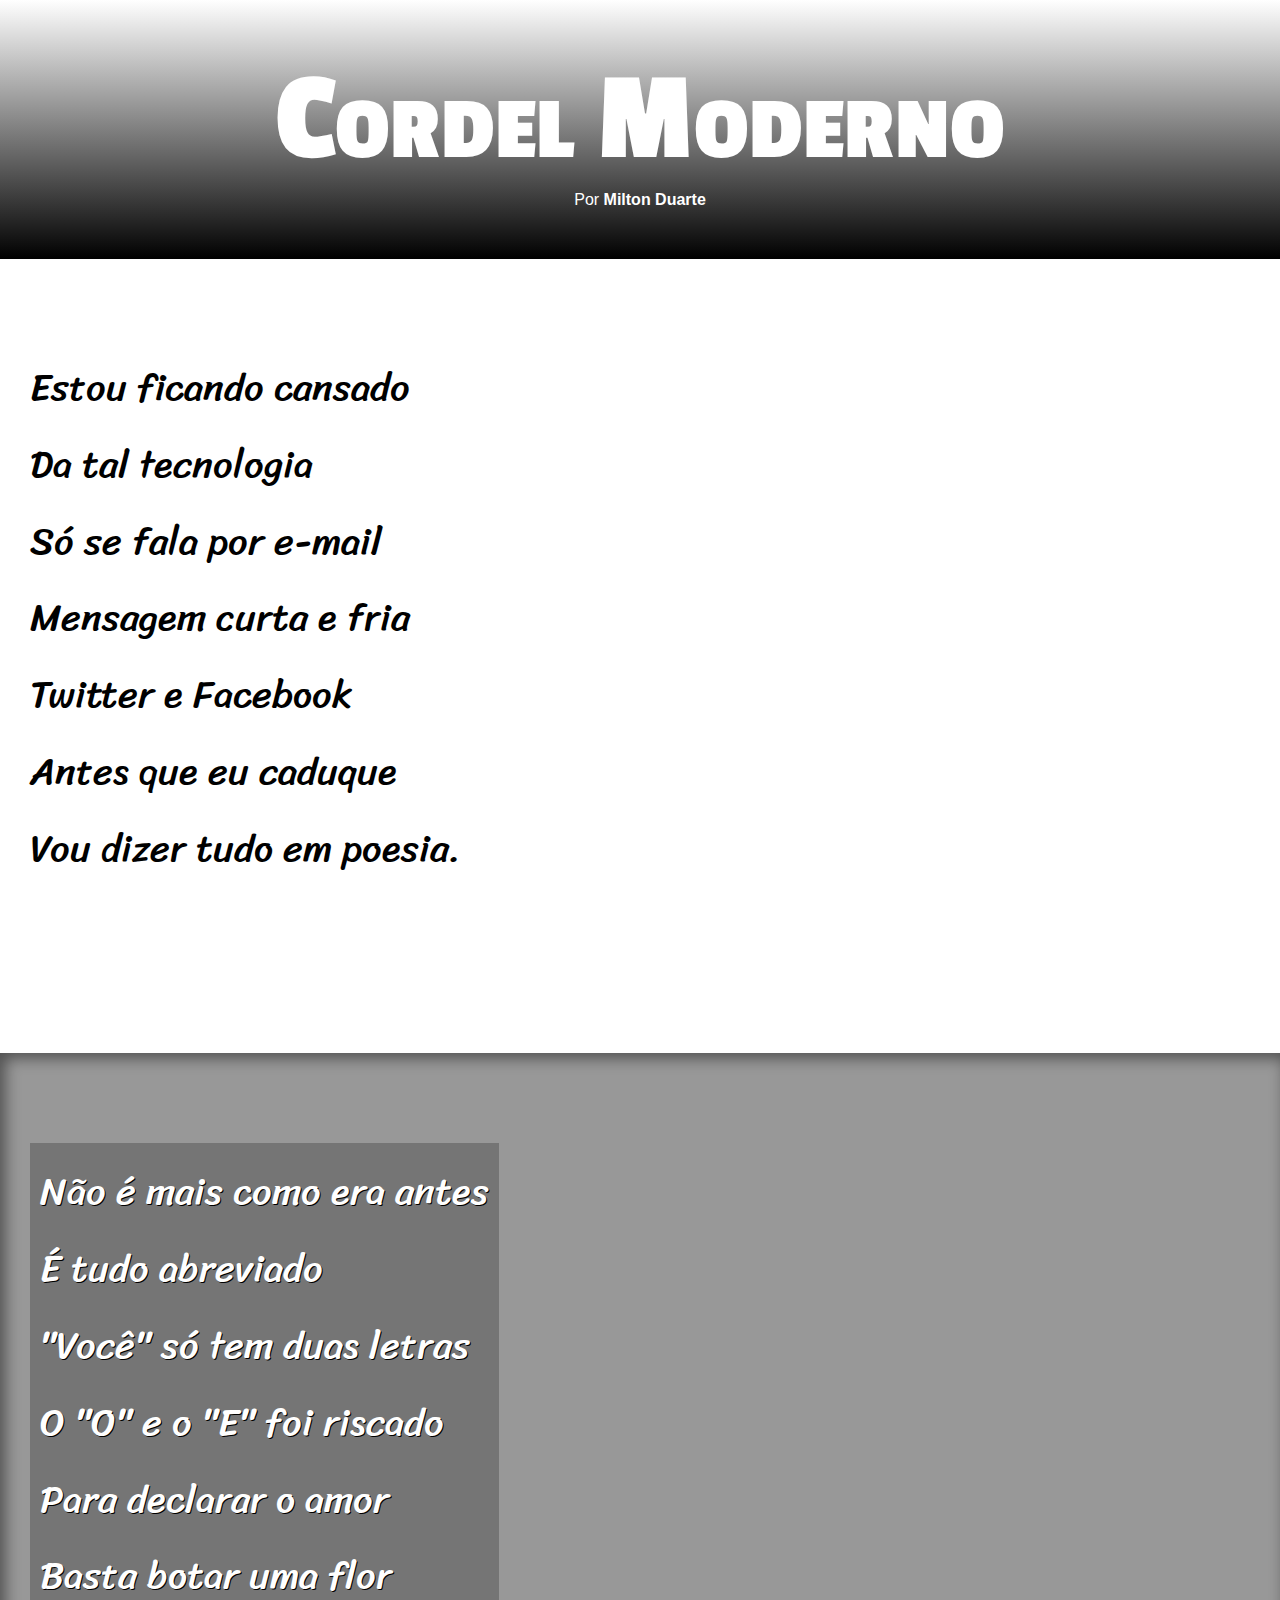
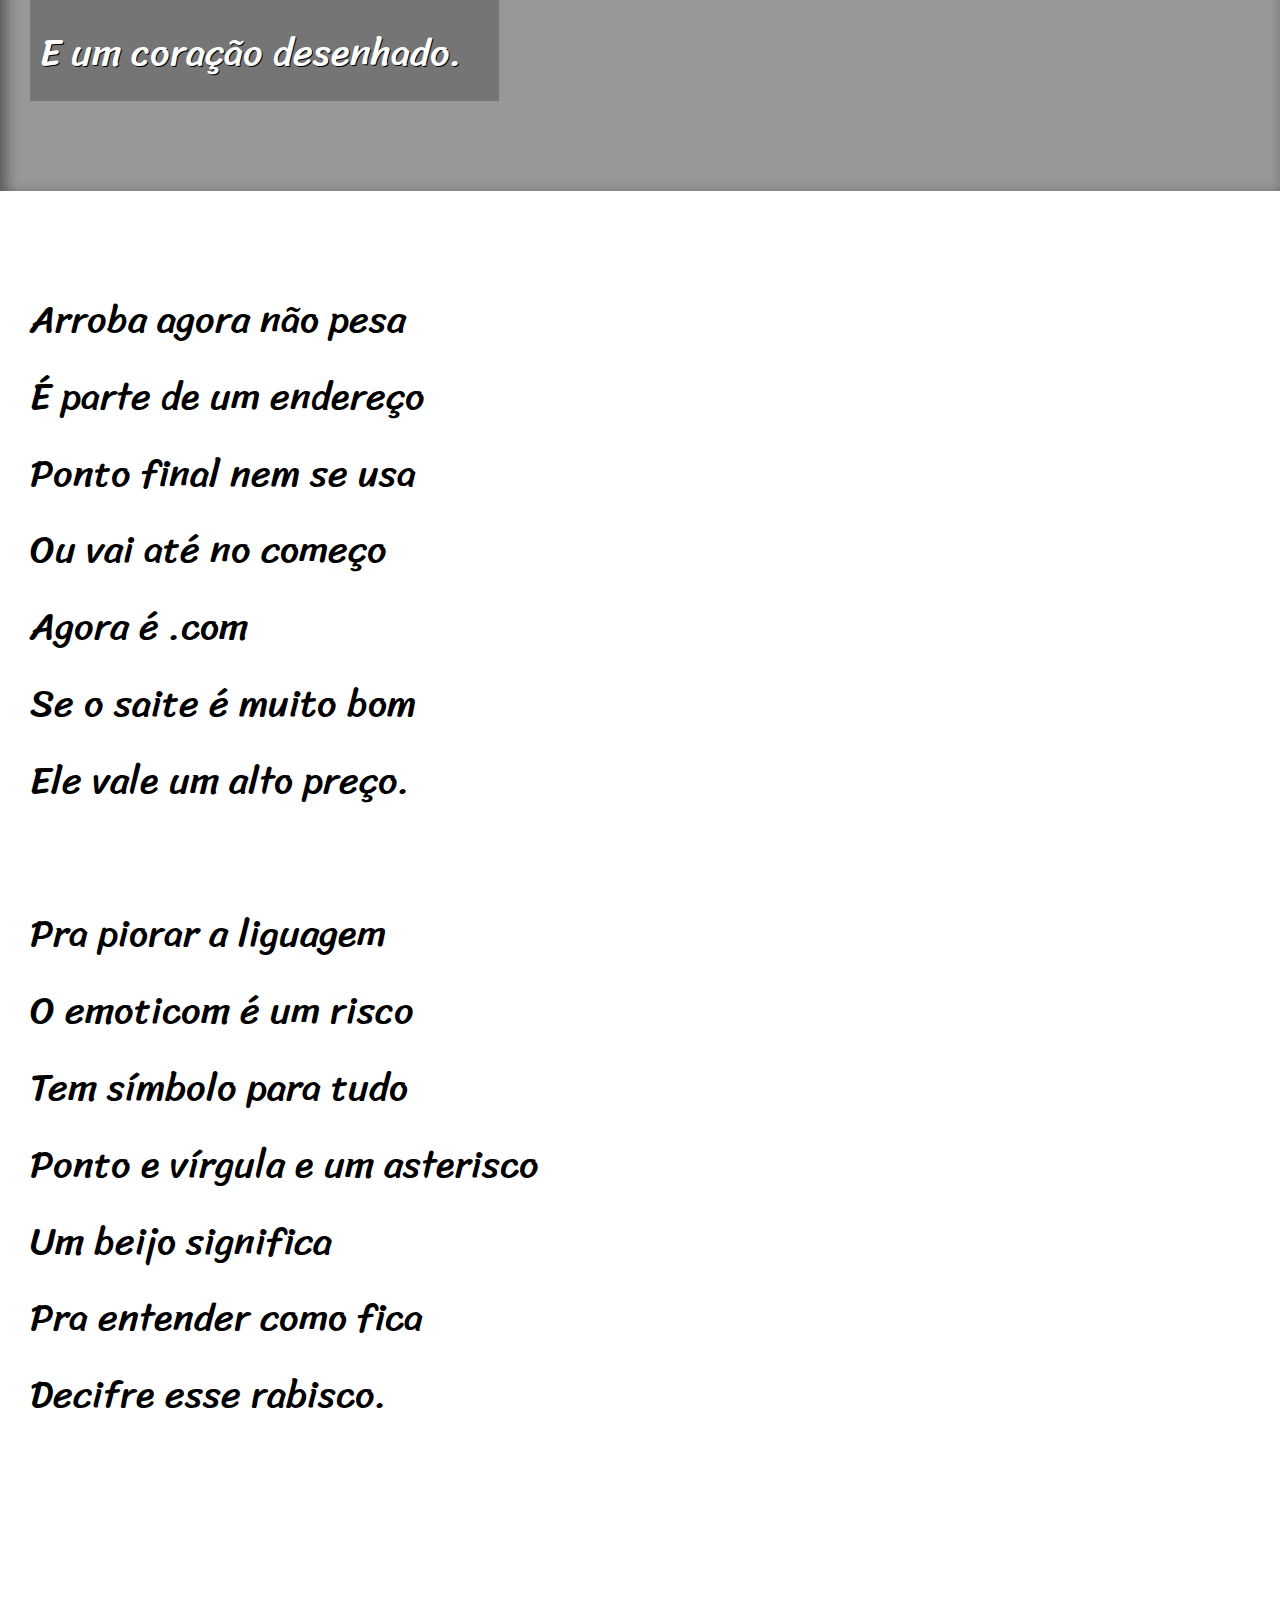
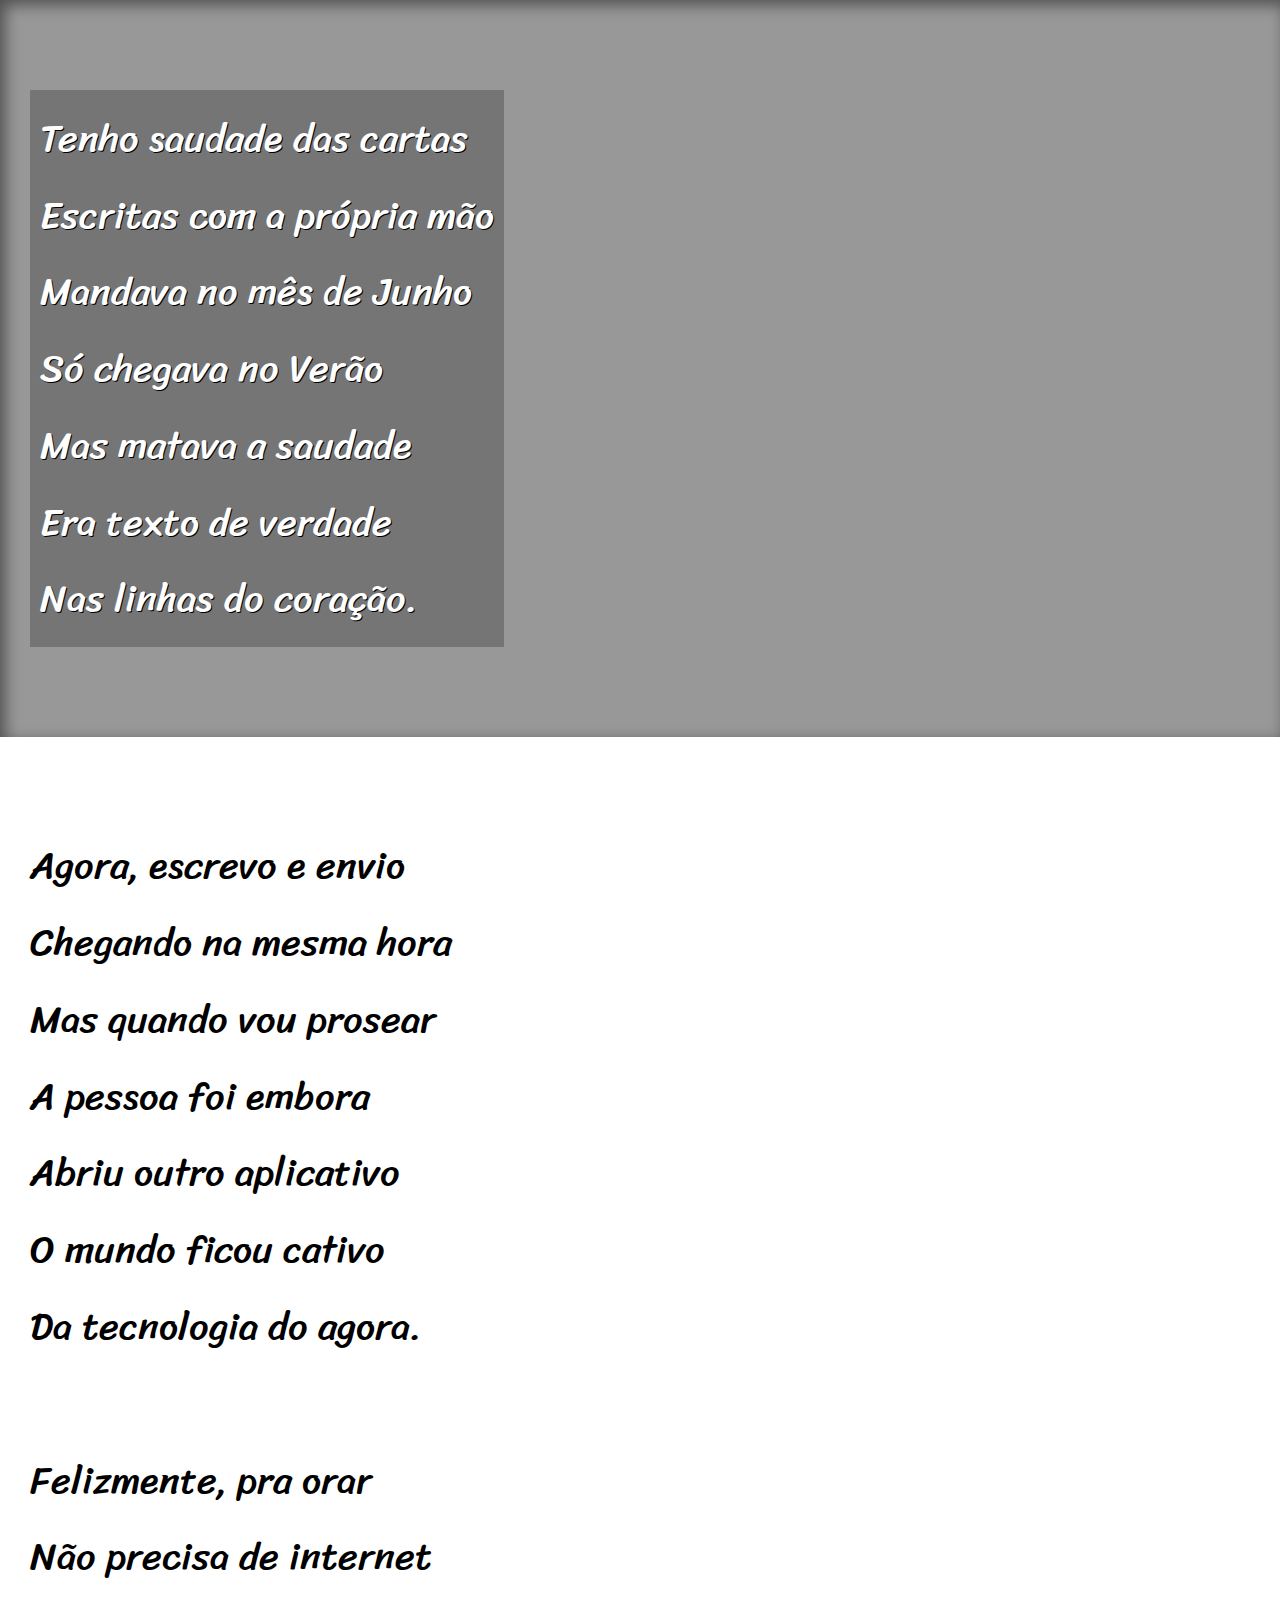
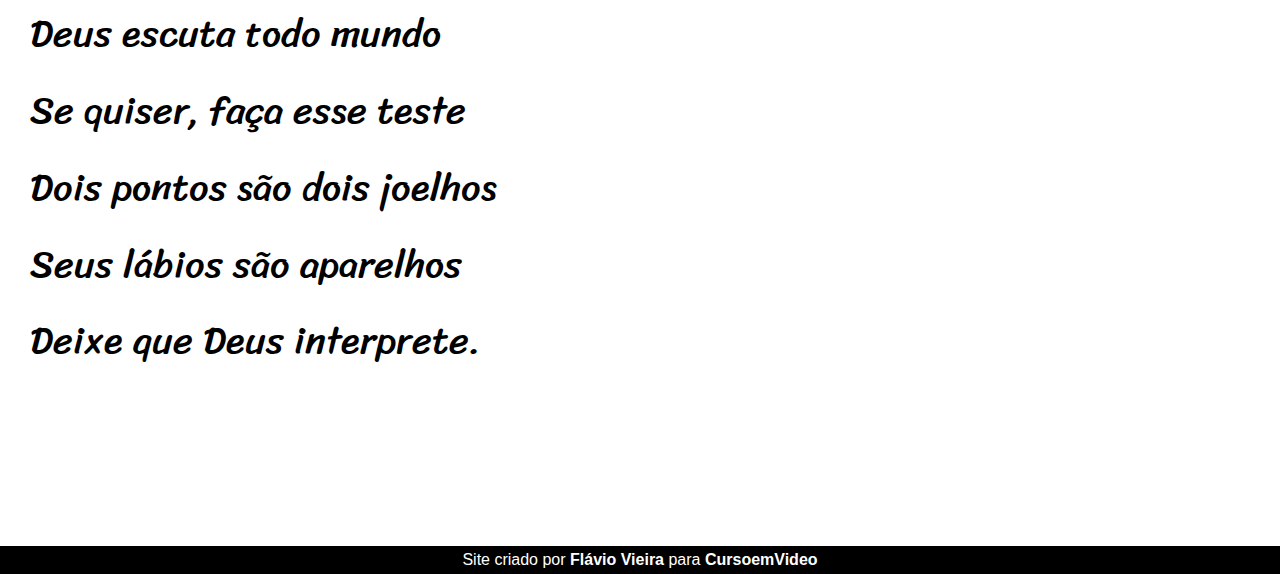
<file: projeto-cordel/index.html>
<!DOCTYPE html>
<html lang="pt-br">
<head>
    <meta charset="UTF-8">
    <meta name="viewport" content="width=device-width, initial-scale=1.0">
    <link rel="stylesheet" href="style.css">
    <title>Desafio 012 - Cordel Moderno</title>
</head>
<body>
    <header>
        <h1>
            Cordel Moderno
        </h1>
        <p id="miltonduarte">Por <a href="https://www.recantodasletras.com.br/poesias/3186743" target="_blank">Milton Duarte</a></p>
    </header>
    <main>
        <section class="nornal">
            <p>
                Estou ficando cansado <br>
                Da tal tecnologia <br>
                Só se fala por e-mail <br>
                Mensagem curta e fria <br>
                Twitter e Facebook <br>
                Antes que eu caduque <br>
                Vou dizer tudo em poesia.
            </p>
        </section>
        <section class="imagem" id="img01">
            <p>
                Não é mais como era antes <br>
                É tudo abreviado <br>
                "Você" só tem duas letras <br>
                O "O" e o "E" foi riscado <br>
                Para declarar o amor <br>
                Basta botar uma flor <br>
                E um coração desenhado.
        </section>
        <section class="nornal">
            <p>
                Arroba agora não pesa <br>
                É parte de um endereço <br>
                Ponto final nem se usa <br>
                Ou vai até no começo <br>
                Agora é .com <br>
                Se o saite é muito bom <br>
                Ele vale um alto preço. <br>
            </p>
            <p>
                Pra piorar a liguagem <br>
                O emoticom é um risco <br>
                Tem símbolo para tudo <br>
                Ponto e vírgula e um asterisco <br>
                Um beijo significa <br>
                Pra entender como fica <br>
                Decifre esse rabisco. <br>
            </p>
        </section>
        <section class="imagem" id="img02">
            <p>
                Tenho saudade das cartas <br>
                Escritas com a própria mão <br>
                Mandava no mês de Junho <br>
                Só chegava no Verão <br> 
                Mas matava a saudade <br>
                Era texto de verdade <br>
                Nas linhas do coração. <br>
            </p>
        </section>
        <section class="nornal">
            <p>
                Agora, escrevo e envio <br>
                Chegando na mesma hora <br>
                Mas quando vou prosear <br>
                A pessoa foi embora <br>
                Abriu outro aplicativo <br>
                O mundo ficou cativo <br>
                Da tecnologia do agora. <br>
            </p>
            <p>
                Felizmente, pra orar <br>
                Não precisa de internet <br>
                Deus escuta todo mundo <br>
                Se quiser, faça esse teste <br>
                Dois pontos são dois joelhos <br>
                Seus lábios são aparelhos <br>
                Deixe que Deus interprete.
            </p>
        </section>
    </main>
    <footer>Site criado por <a href="https://github.com/flaviojvieira" target="_blank">Flávio Vieira</a> para <a href="https://www.cursoemvideo.com/" target="_blank">CursoemVideo</a></p>
    </footer>
</body>
</html>
</file>
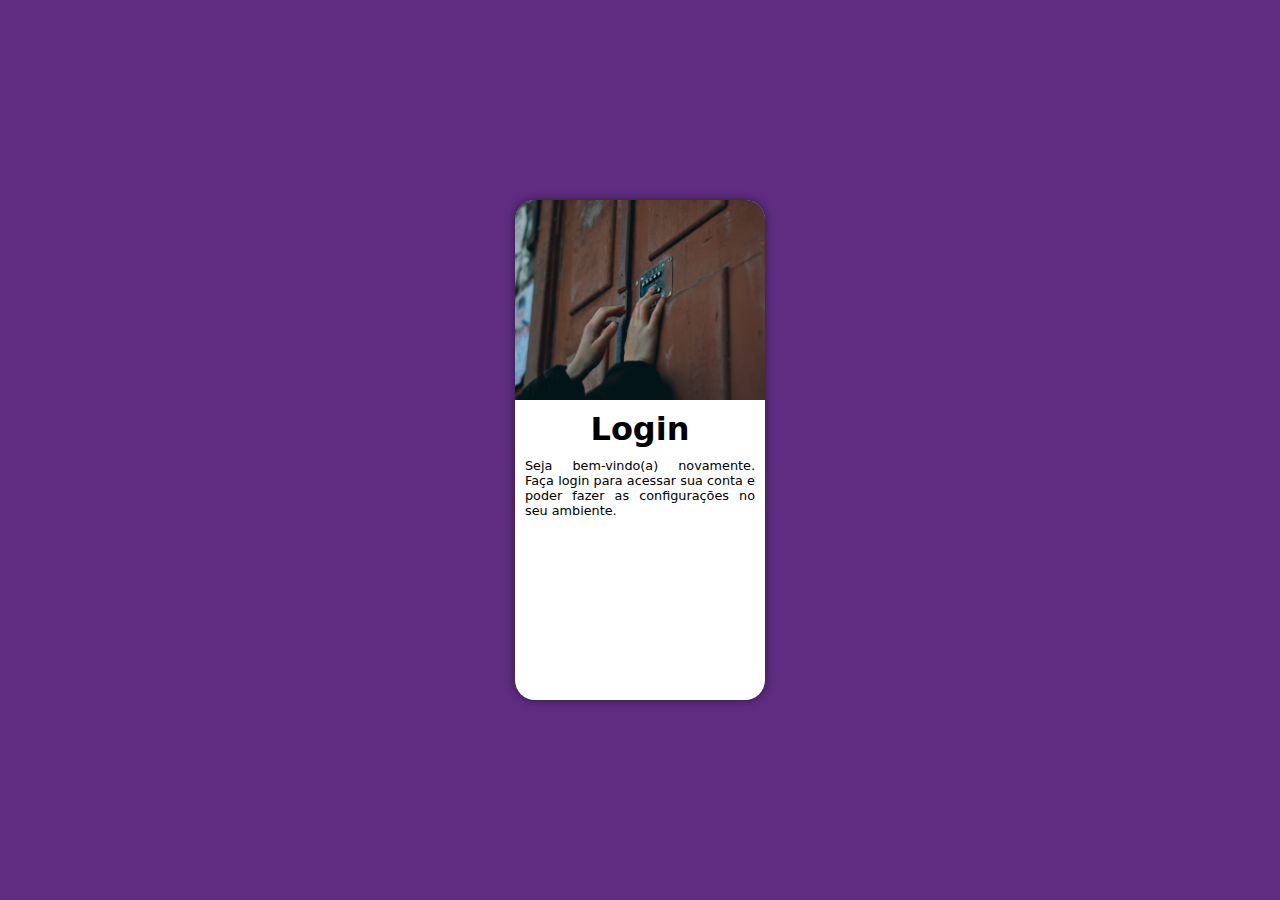
<file: projeto-login/index.html>
<!DOCTYPE html>
<html lang="pt-br">
<head>
    <meta charset="UTF-8">
    <meta name="viewport" content="width=device-width, initial-scale=1.0">
    <title>Projeto Login</title>
    <link rel="stylesheet" href="estilos/style.css">
</head>
<body>
    <main>
        <section id="login">
            <div id="imagem">
                
            </div>

            <div id="formulario">
                <h1>Login</h1>
                <p>Seja bem-vindo(a) novamente. Faça login para acessar sua conta e poder fazer as configurações no seu ambiente.</p>

                <form action="login.php" method="post">

                </form>
            </div>
        </section>
    </main>
</body>
</html>
</file>
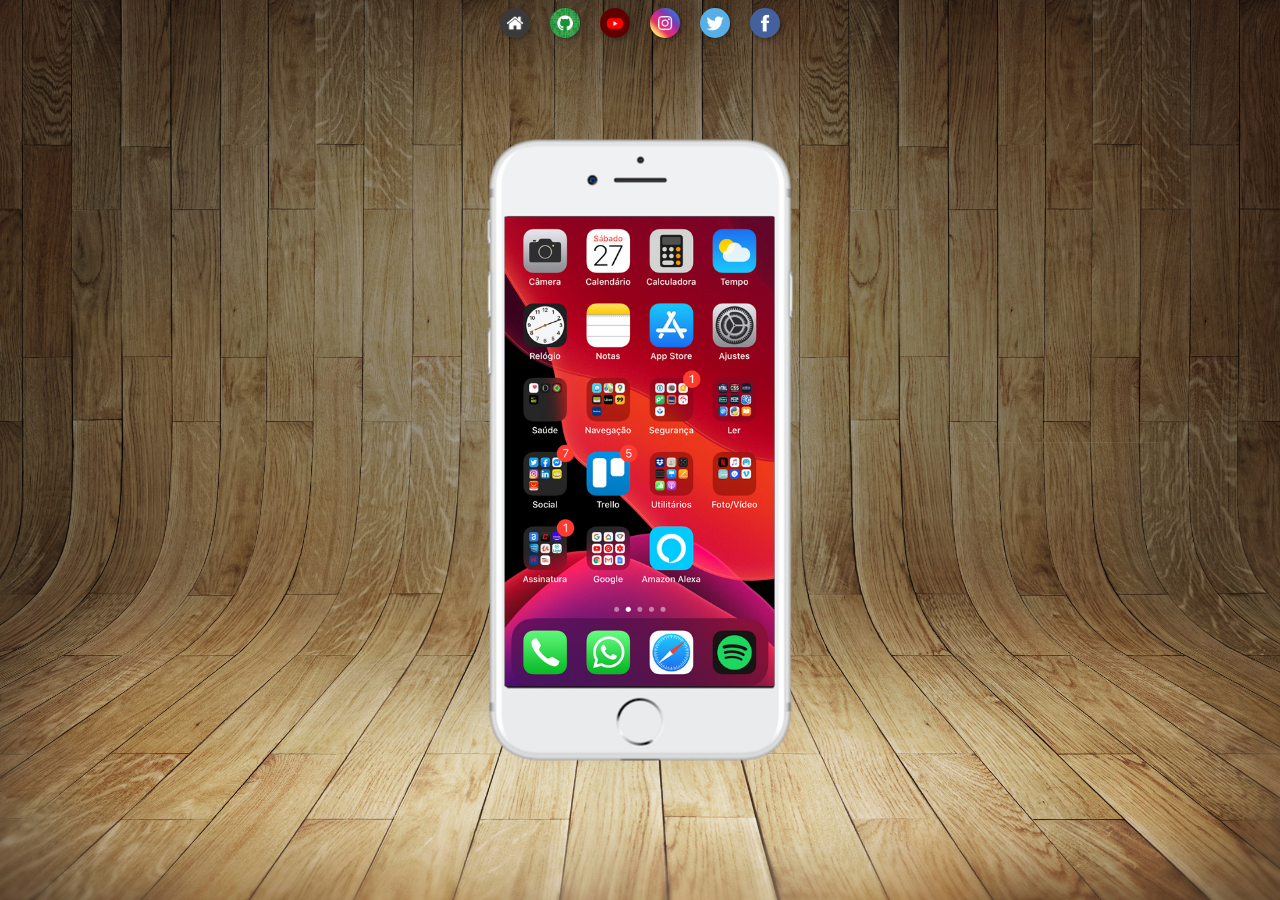
<file: projeto-social/index.html>
<!DOCTYPE html>
<html lang="pt-br">
<head>
    <meta charset="UTF-8">
    <meta name="viewport" content="width=device-width, initial-scale=1.0">
    <link rel="shortcut icon" href="favicon.ico" type="image/x-icon">
    <link rel="stylesheet" href="estilos/style.css">
    <title>Projeto Redes Sociais</title>    
</head>
<body>
    <main>
        <section id="telefone">
            <iframe src="home.html" name="tela" id="tela"  frameborder="0">
                Seu navegador não é comptatível para visualização.
            </iframe>
        </section>
        <section id="redes-sociais">
            <a href="home.html" target="tela"><img src="imagens/logo-home.jpg" alt="home"></a>            
            <a href="github.html" target="tela"><img src="imagens/logo-github.jpg" alt="github"></a>
            <a href="yotube.html" target="tela"><img src="imagens/logo-youtube.jpg" alt="youtube"></a>
            <a href="instagram.html" target="tela"><img src="imagens/logo-instagram.jpg" alt="instagram"></a> 
            <a href="twitter.html" target="tela"><img src="imagens/logo-twitter.jpg" alt="twitter"></a> 
            <a href="facebook.html" target="tela"><img src="imagens/logo-facebook.jpg" alt="facebbok"></a>
        </section>
    </main>
</body>
</html>
</file>
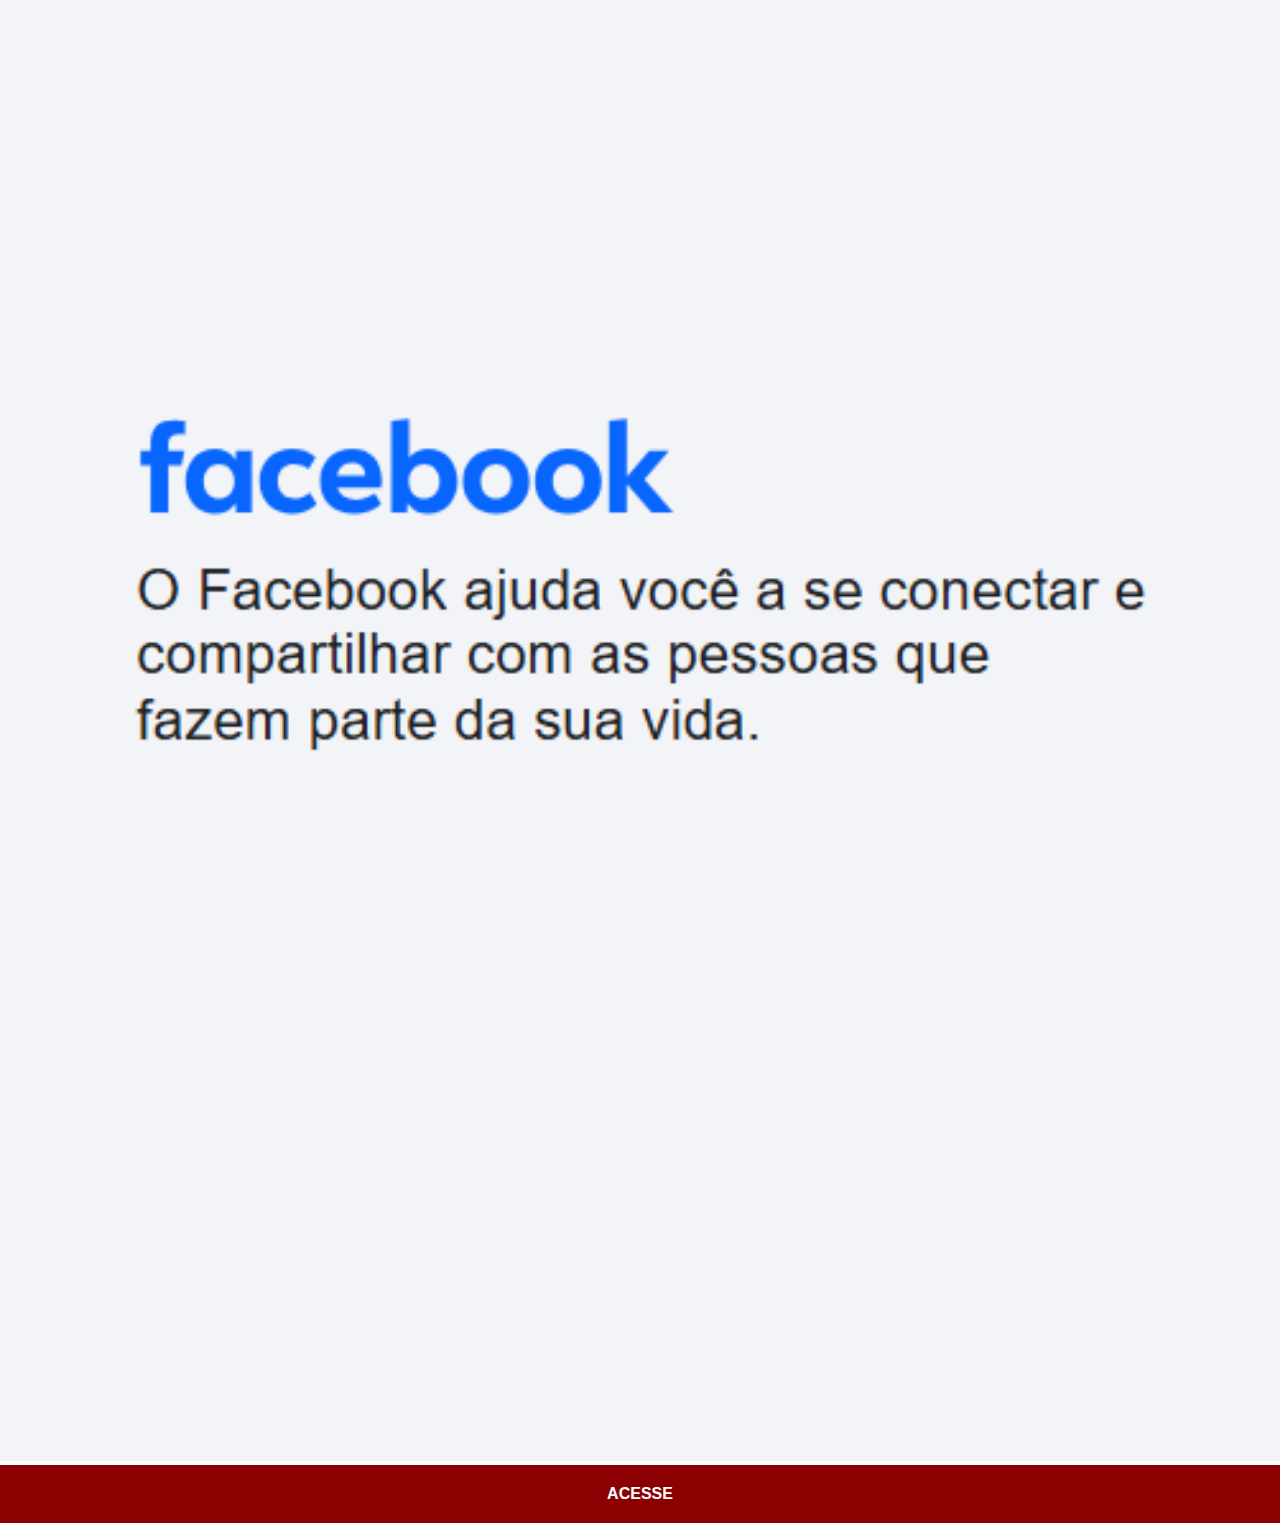
<file: projeto-social/facebook.html>
<!DOCTYPE html>
<html lang="pt-br">
<head>
    <meta charset="UTF-8">
    <meta name="viewport" content="width=device-width, initial-scale=1.0">
    <title>Facebook</title>
    <link rel="stylesheet" href="estilos/social.css">
</head>
<body>
    <img src="imagens/tela-fb.png" alt="Facebook">
    <a href="https://pt-br.facebook.com/" target="_blank">ACESSE</a>
</body>
</html>
</file>
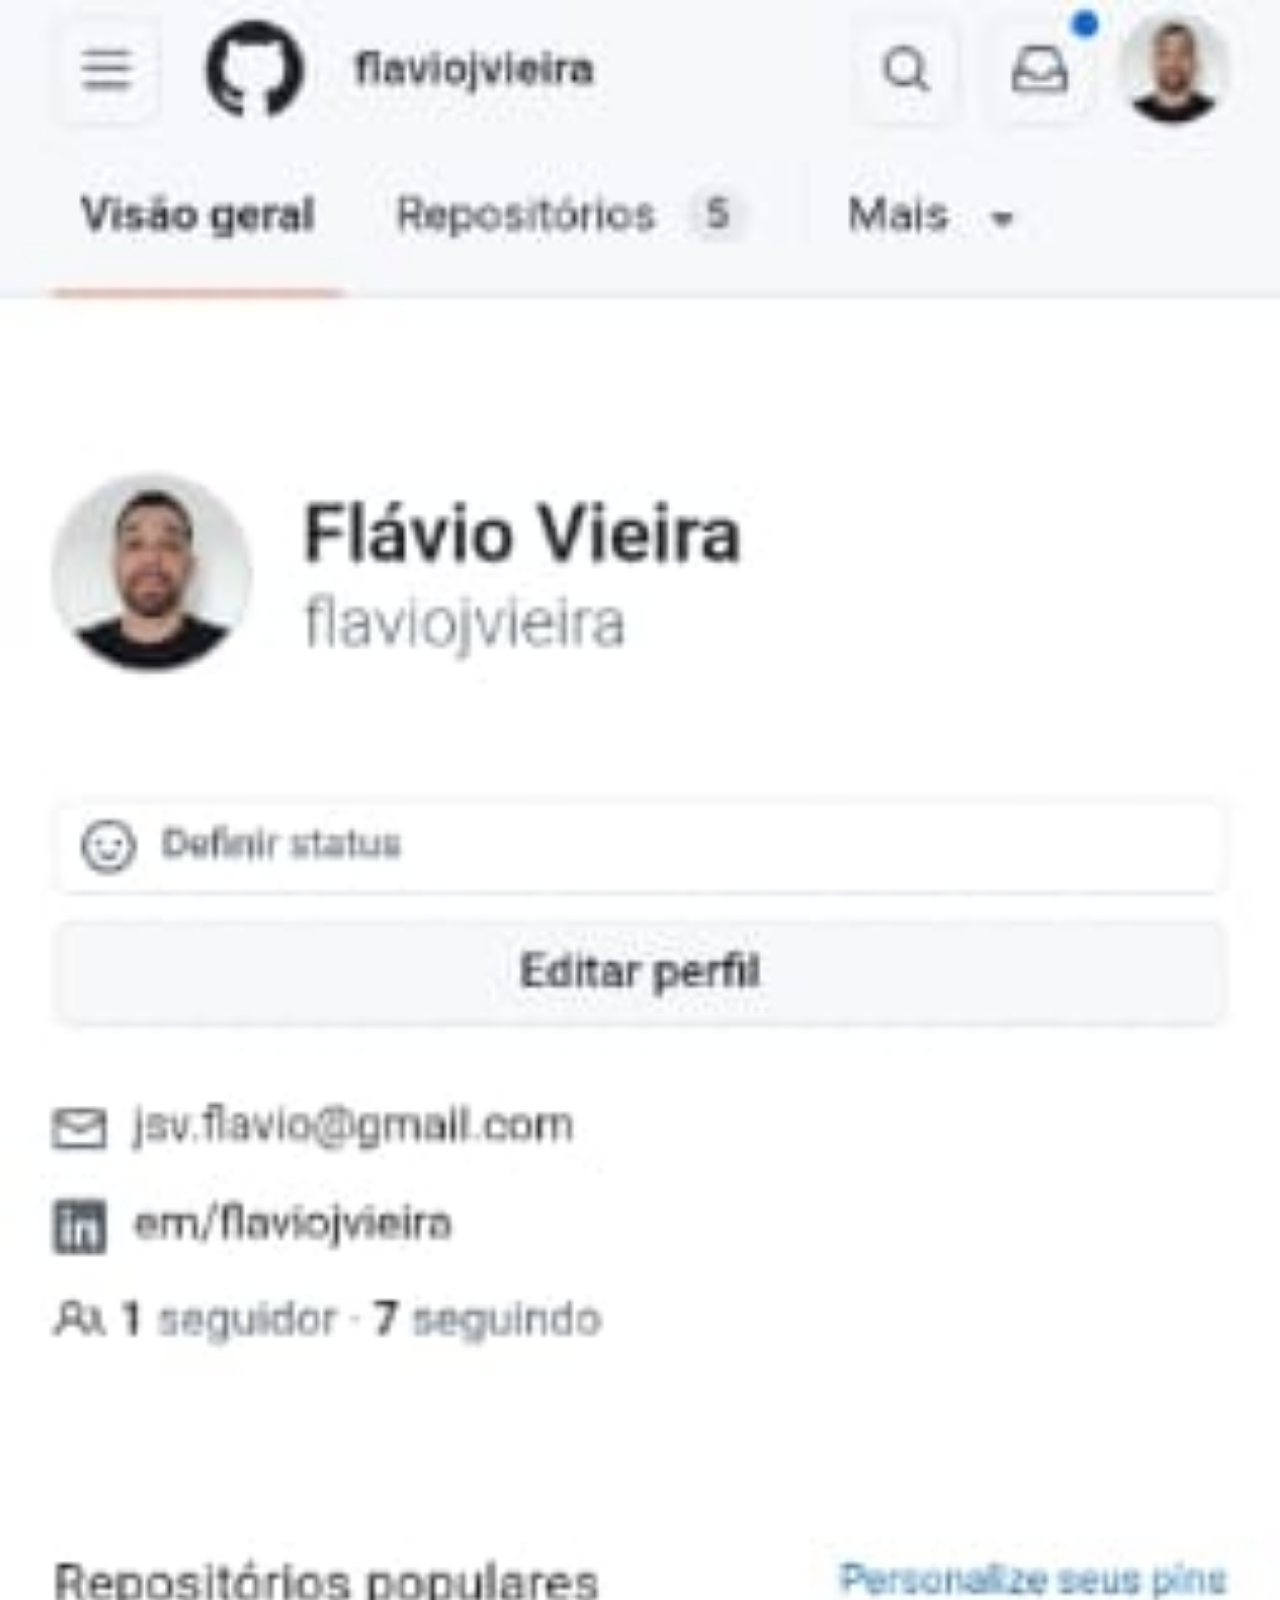
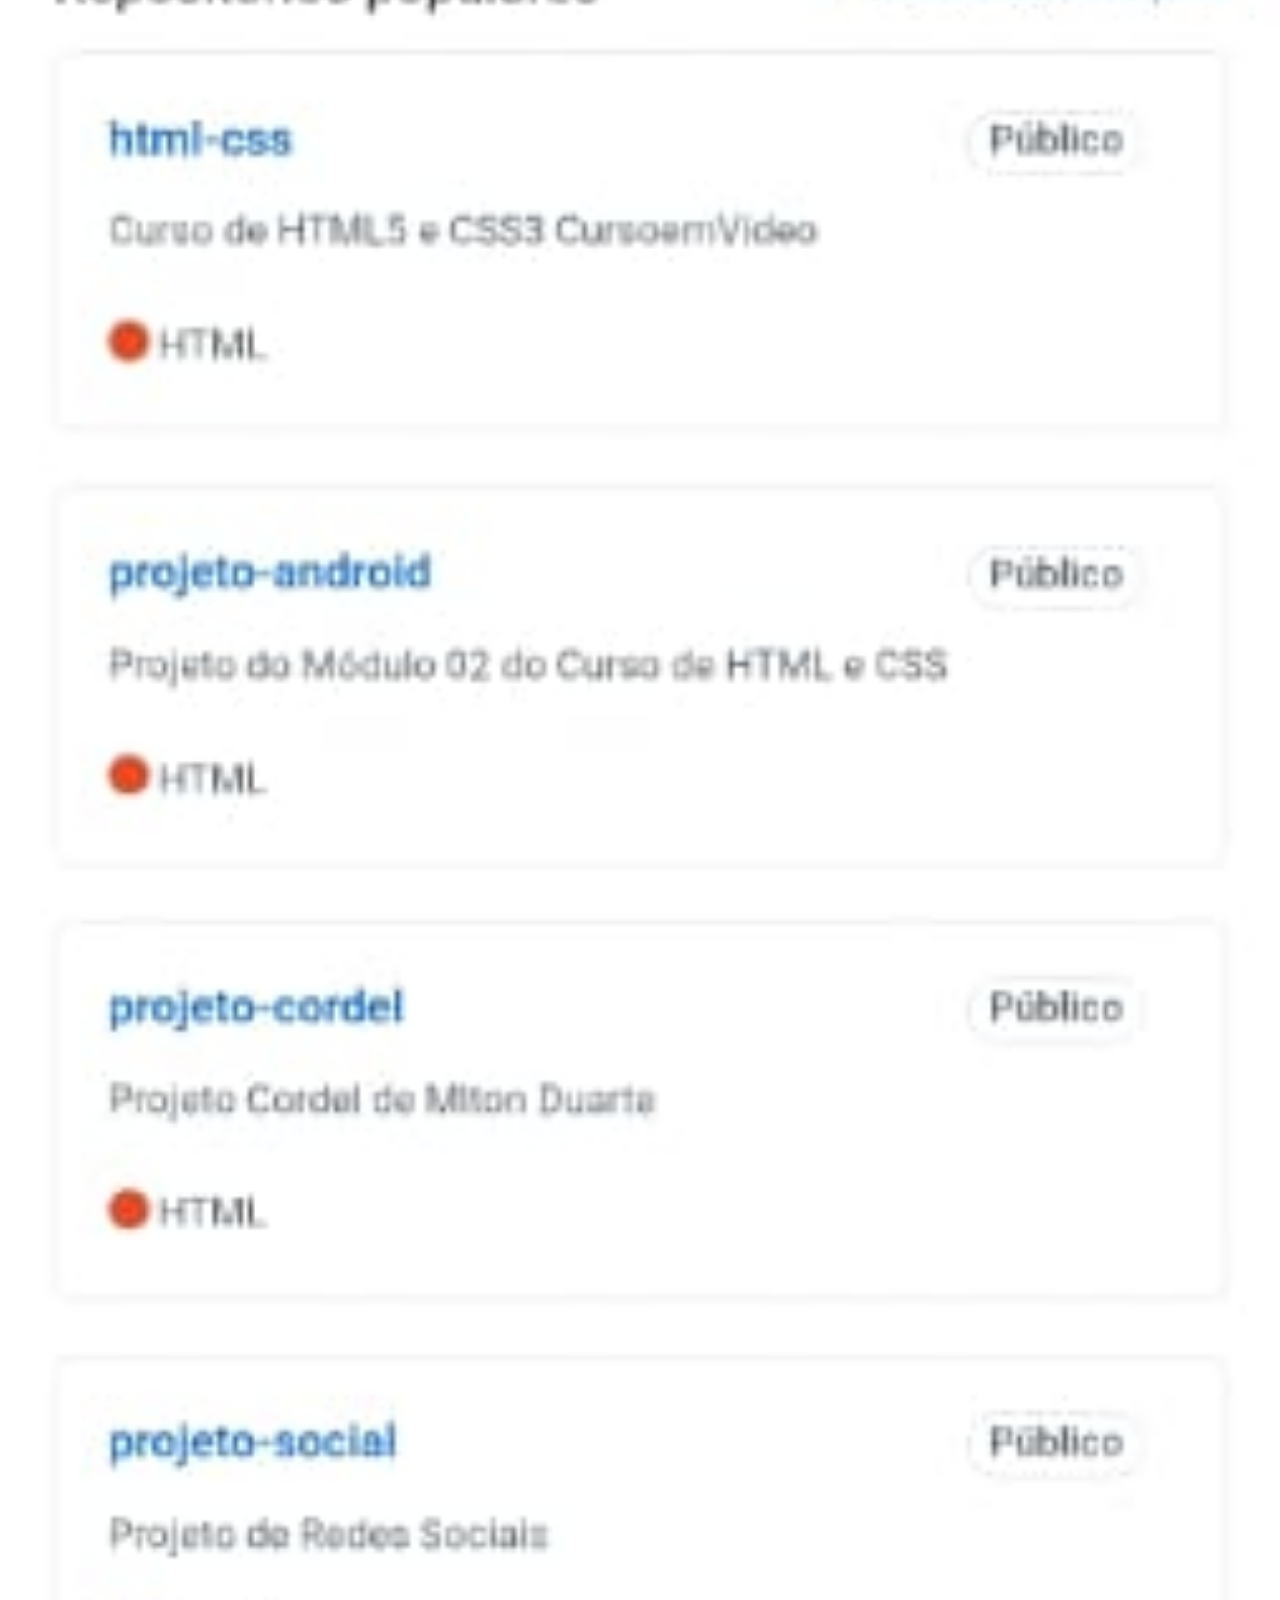
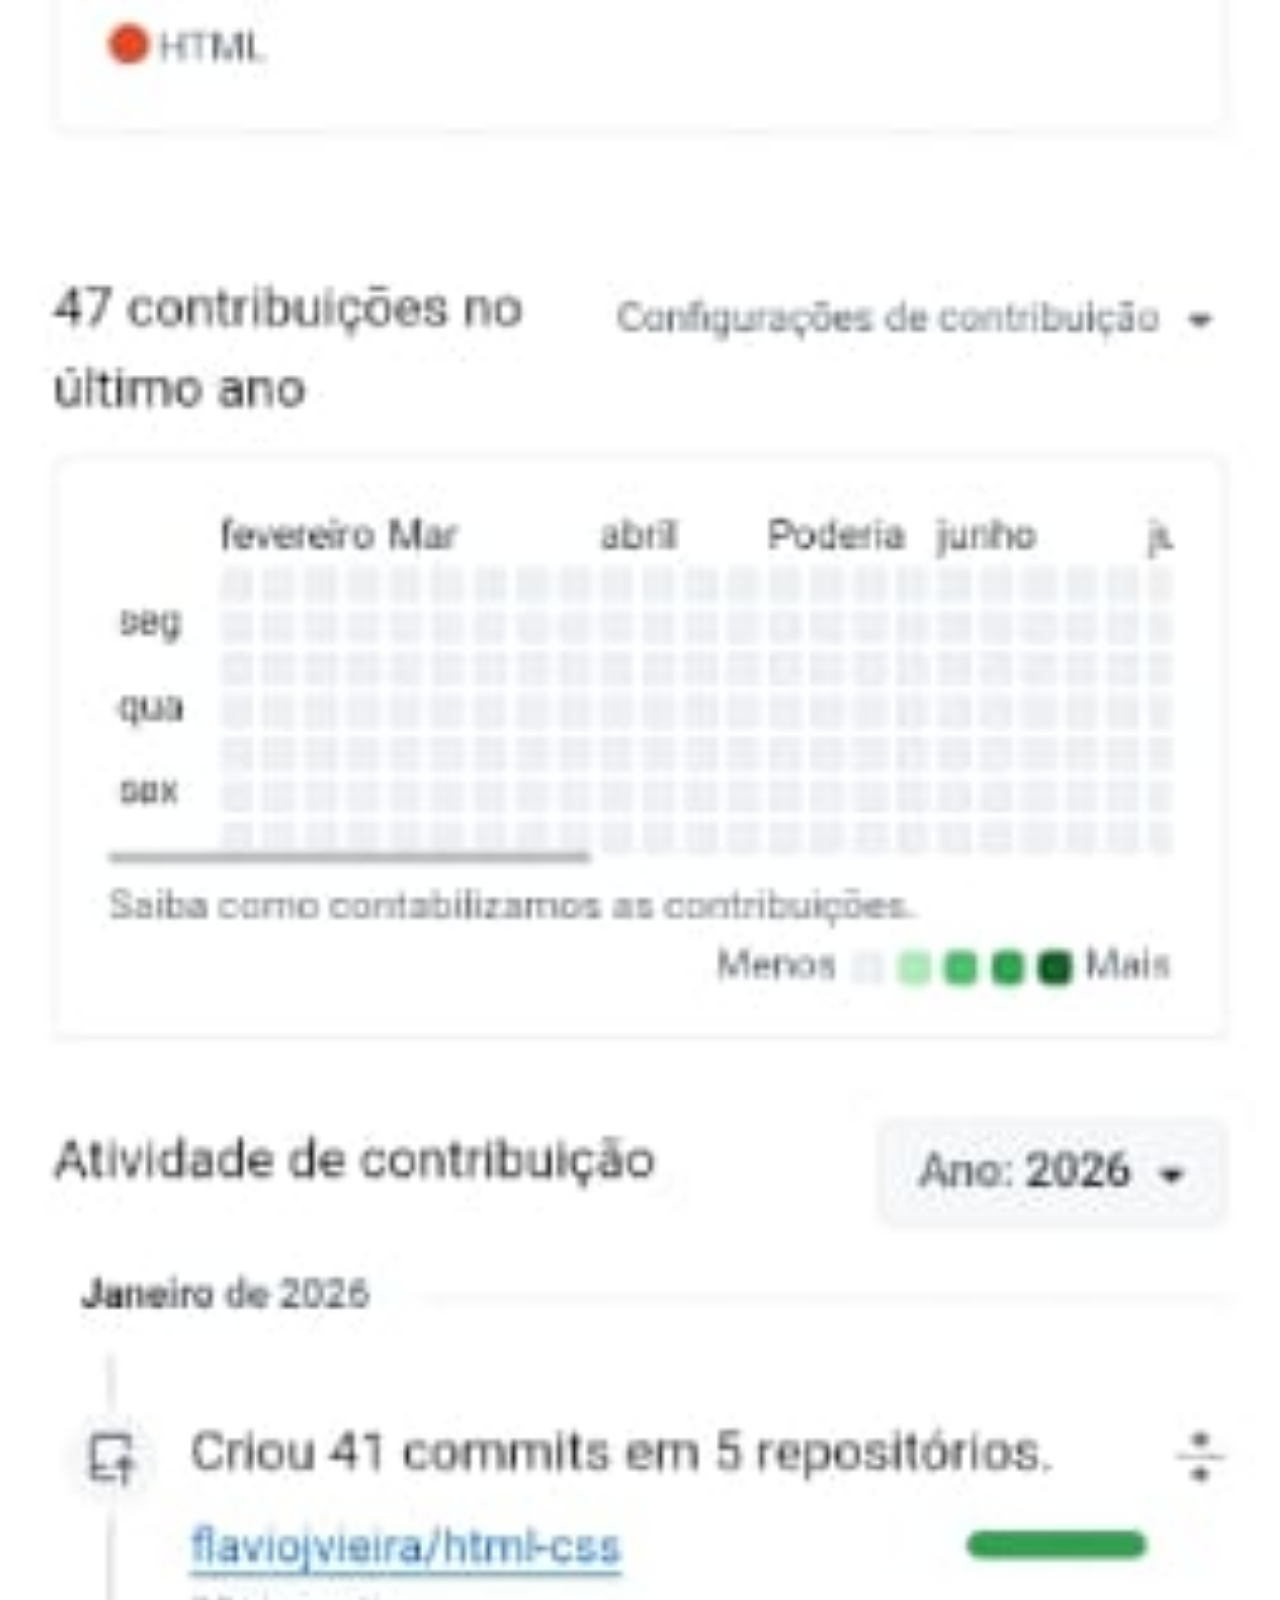
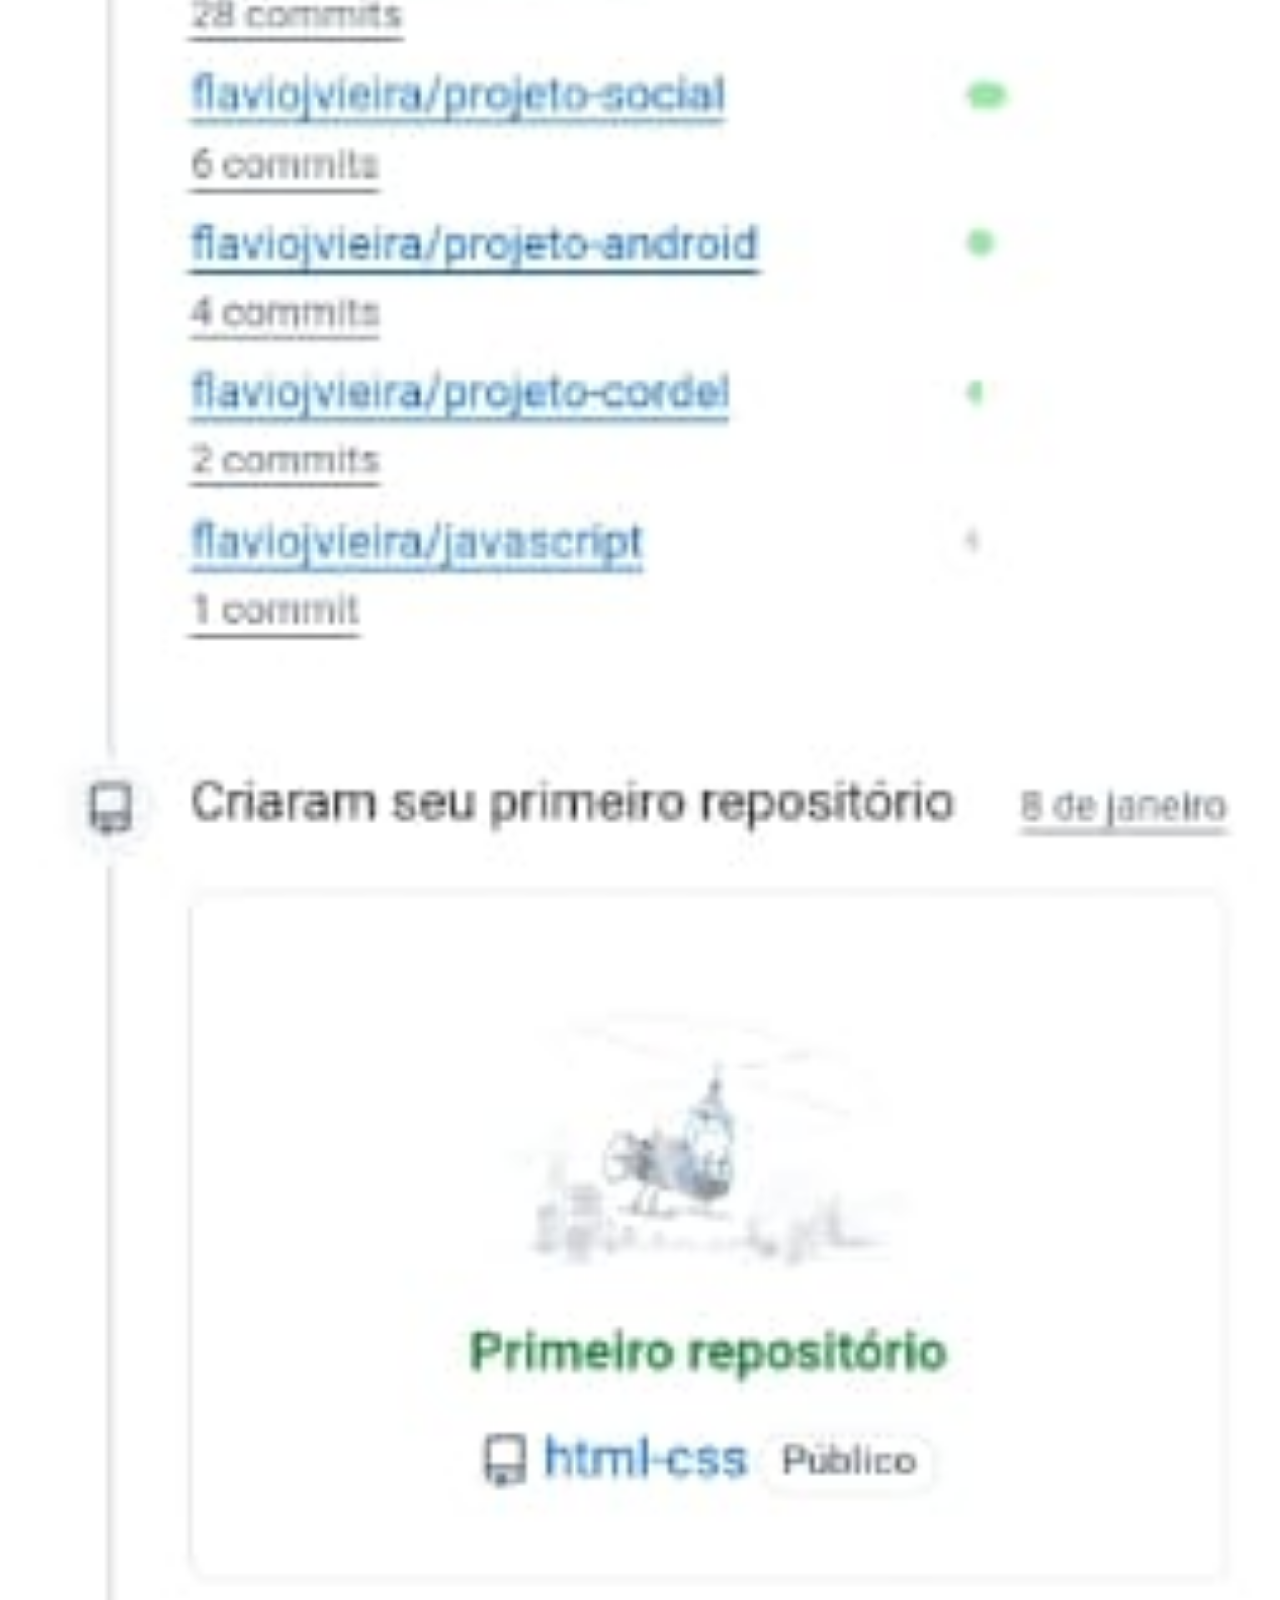
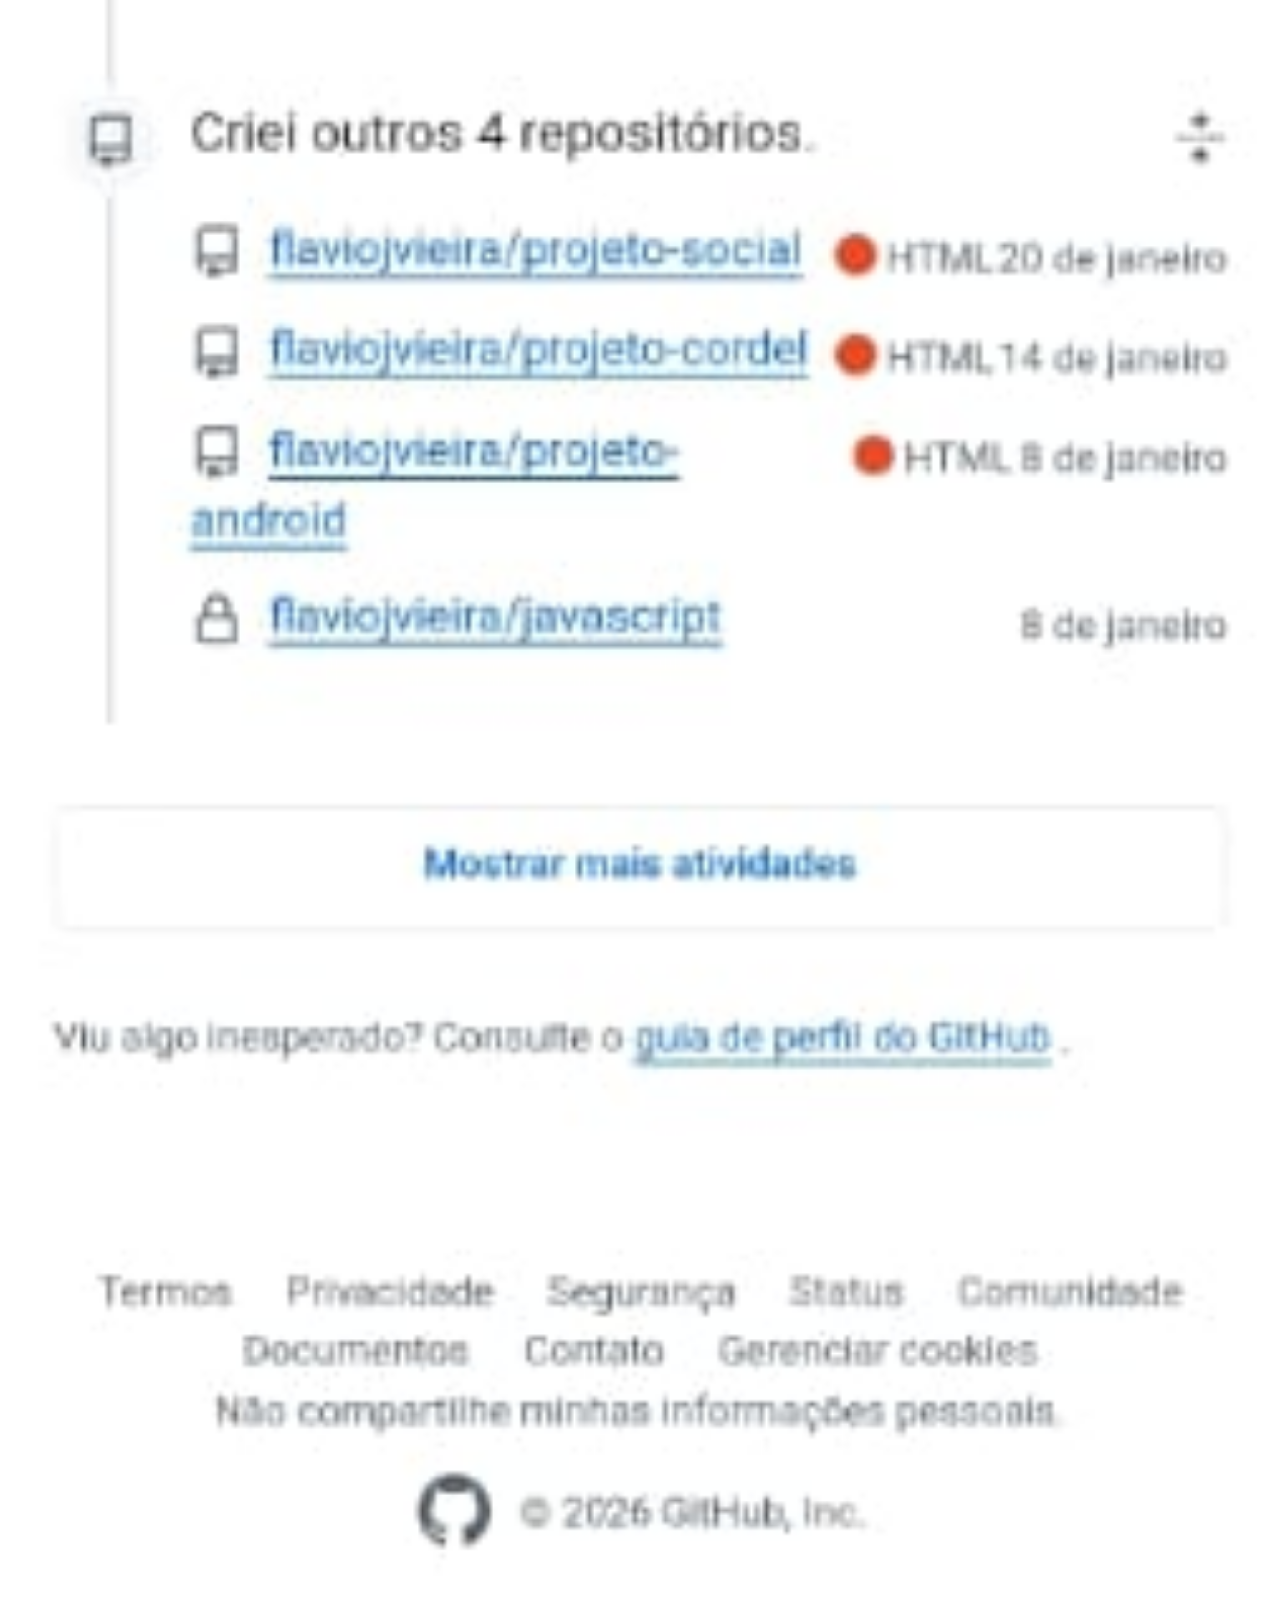
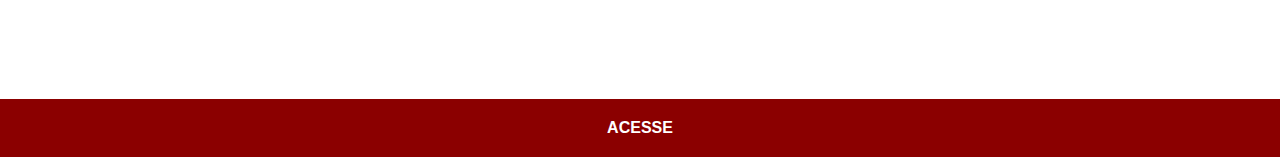
<file: projeto-social/github.html>
<!DOCTYPE html>
<html lang="pt-br">
<head>
    <meta charset="UTF-8">
    <meta name="viewport" content="width=device-width, initial-scale=1.0">
    <title>Github</title>
    <link rel="stylesheet" href="estilos/social.css">
</head>
<body>
    <img src="imagens/tela-gh.jpeg" alt="Github">
    <a href="https://github.com/flaviojvieira" target="_blank">ACESSE</a>
</body>
</html>
</file>
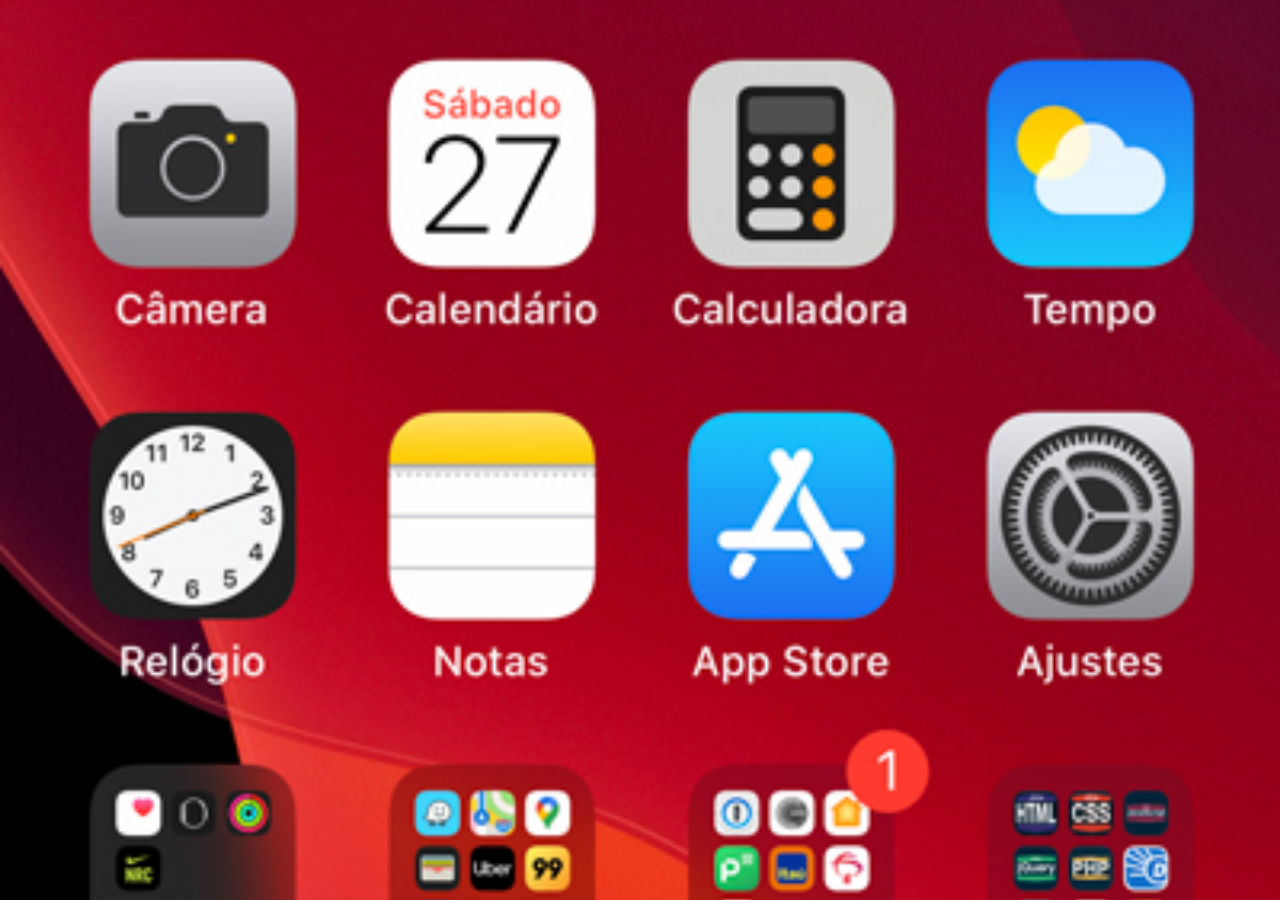
<file: projeto-social/home.html>
<!DOCTYPE html>
<html lang="pt-br">
<head>
    <meta charset="UTF-8">
    <meta name="viewport" content="width=device-width, initial-scale=1.0">
    <title>Home</title>
    
</head>
<style>
    * {
        margin: 0px;
        padding: 0px;
    }

    body {
        width: 100vw;
        height: 100vh;
        background: black url(imagens/tela-home.jpg) no-repeat top center;
        background-size: cover;
    }
</style>
<body>
    
</body>
</html>
</file>
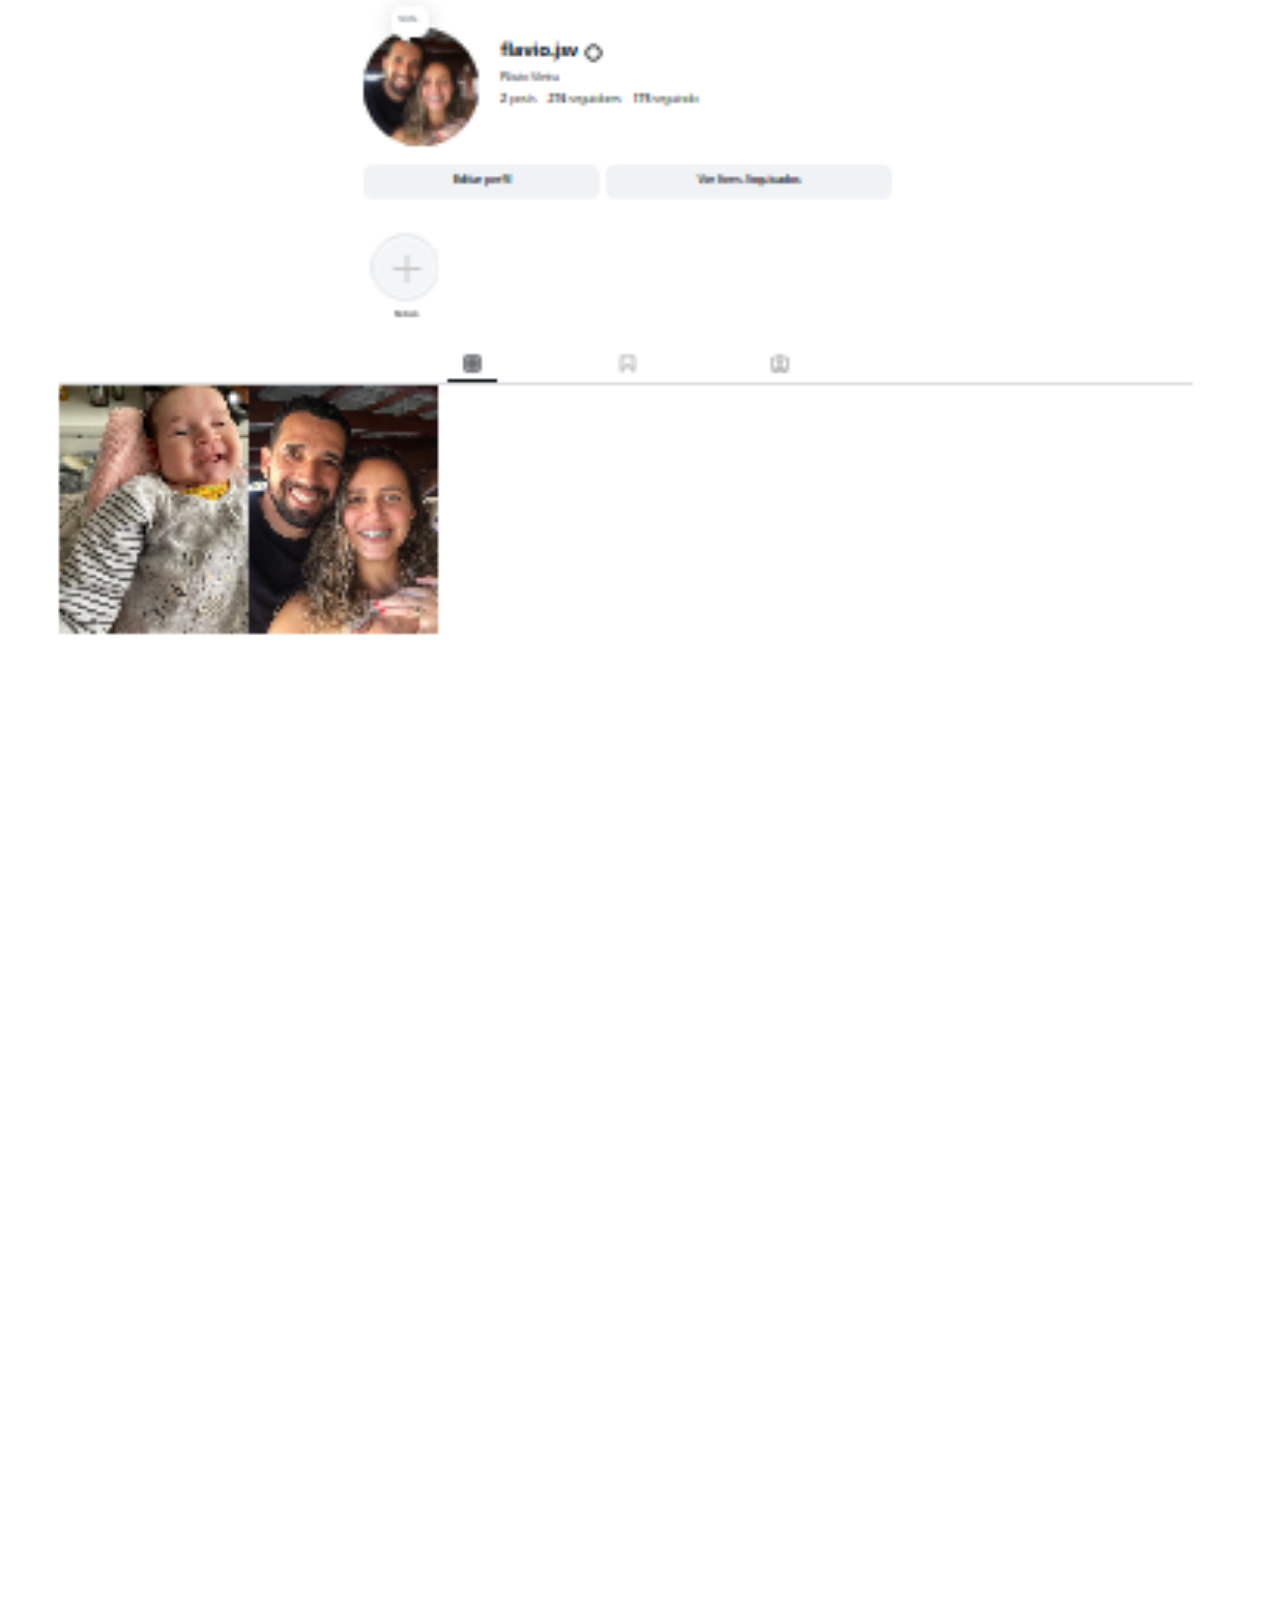
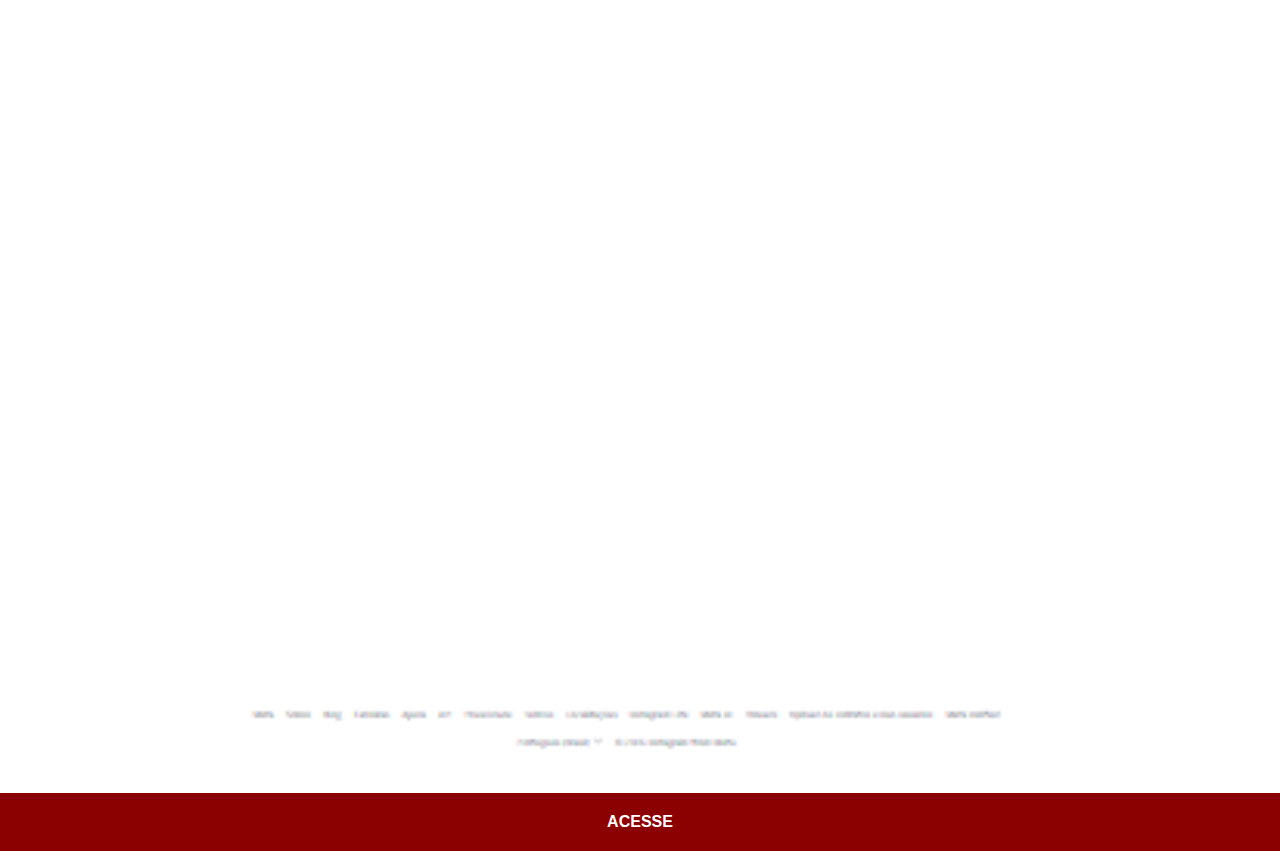
<file: projeto-social/instagram.html>
<!DOCTYPE html>
<html lang="pt-br">
<head>
    <meta charset="UTF-8">
    <meta name="viewport" content="width=device-width, initial-scale=1.0">
    <title>instagram</title>
    <link rel="stylesheet" href="estilos/social.css">
</head>
<body>
    <img src="imagens/tela-it.png" alt="Instagram">
    <a href="https://www.instagram.com/flavio.jsv/" target="_blank">ACESSE</a>
</body>
</html>
</file>
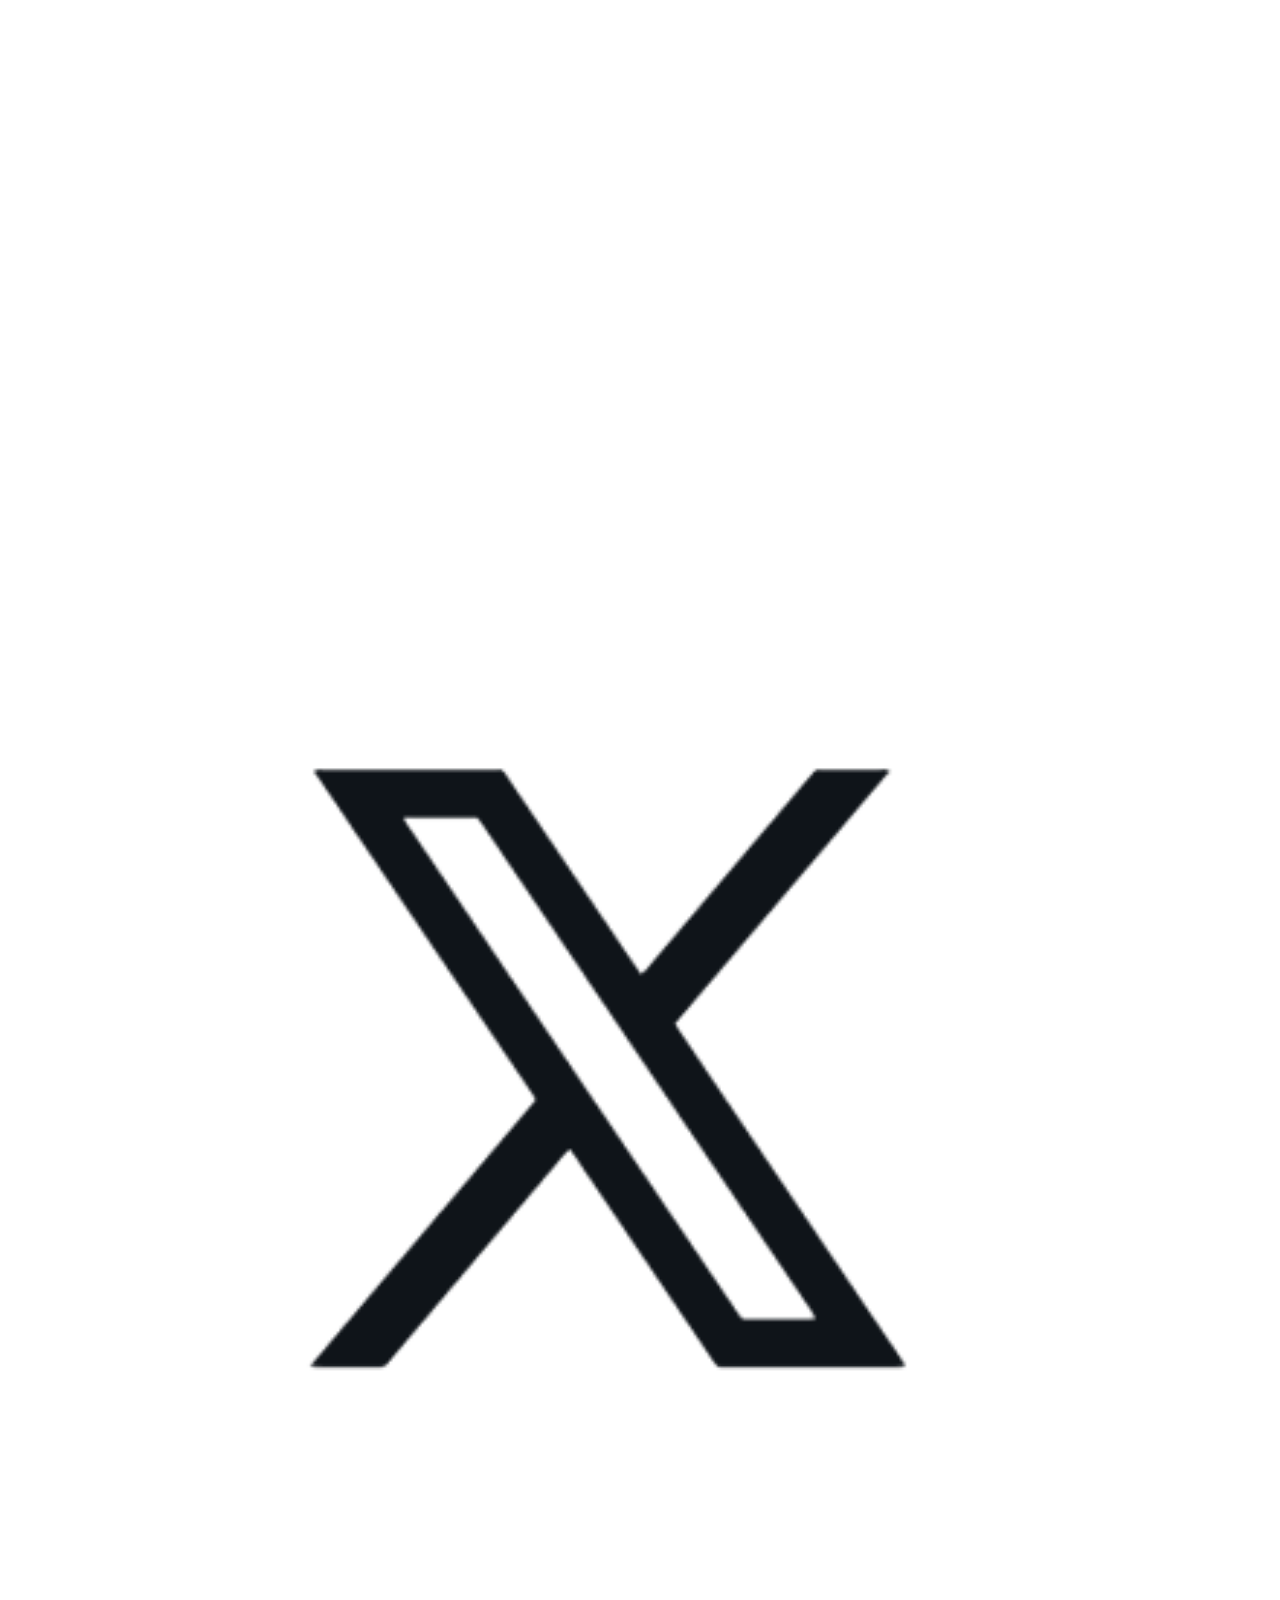
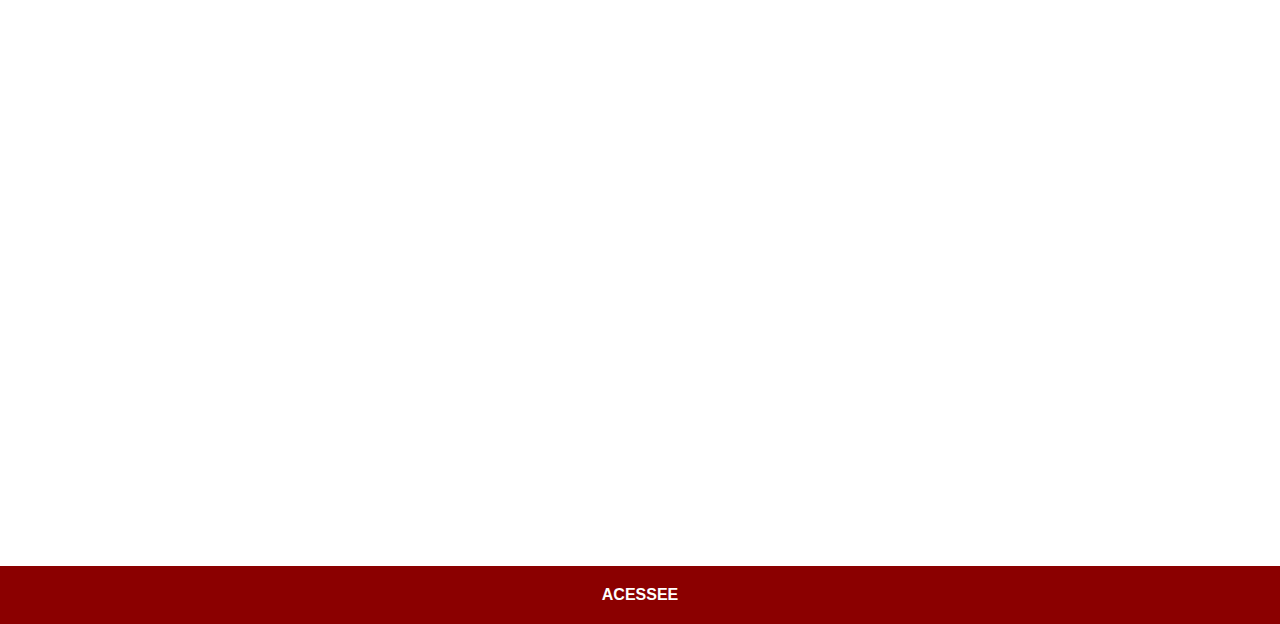
<file: projeto-social/twitter.html>
<!DOCTYPE html>
<html lang="pt-br">
<head>
    <meta charset="UTF-8">
    <meta name="viewport" content="width=device-width, initial-scale=1.0">
    <title>Twitter</title>
    <link rel="stylesheet" href="estilos/social.css">
</head>
<body>
    <img src="imagens/tela-x.png" alt="Twitter">
    <a href="https://x.com/" target="_blank">ACESSEE</a>
</body>
</html>
</file>
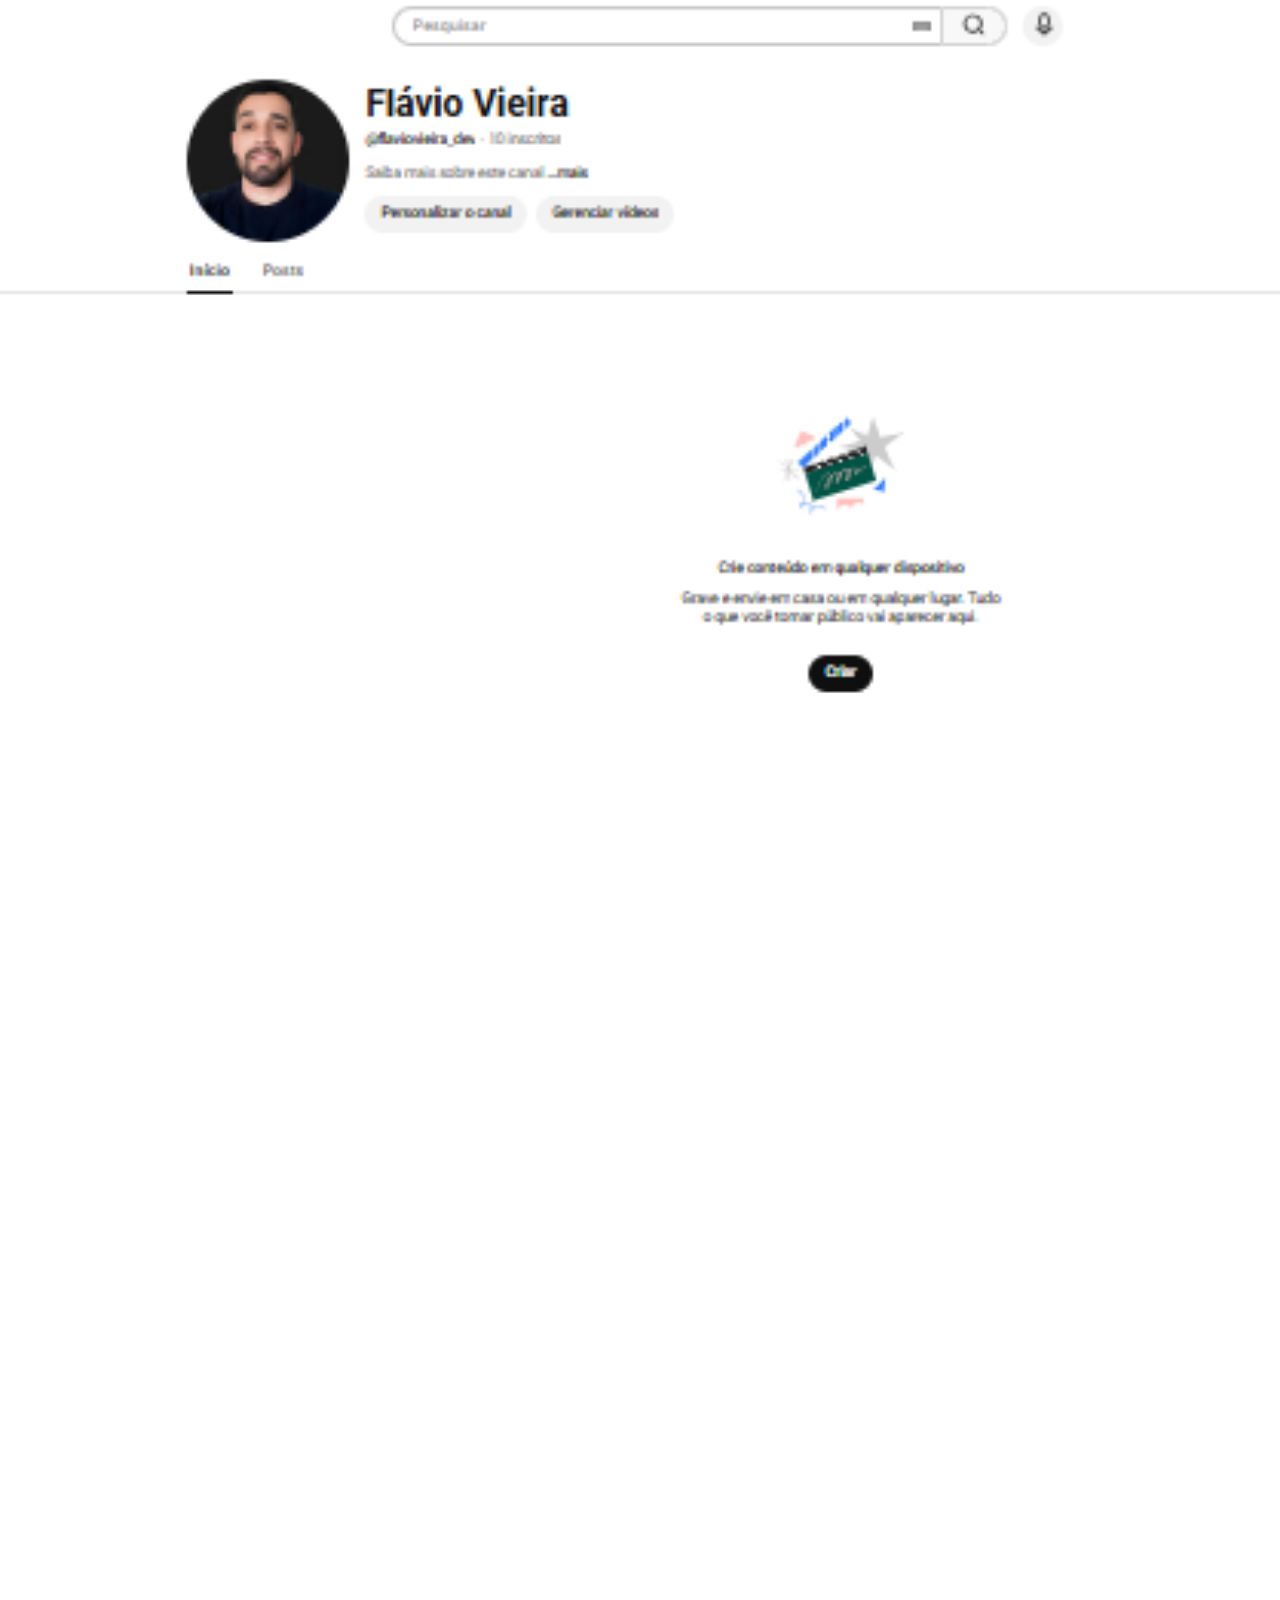
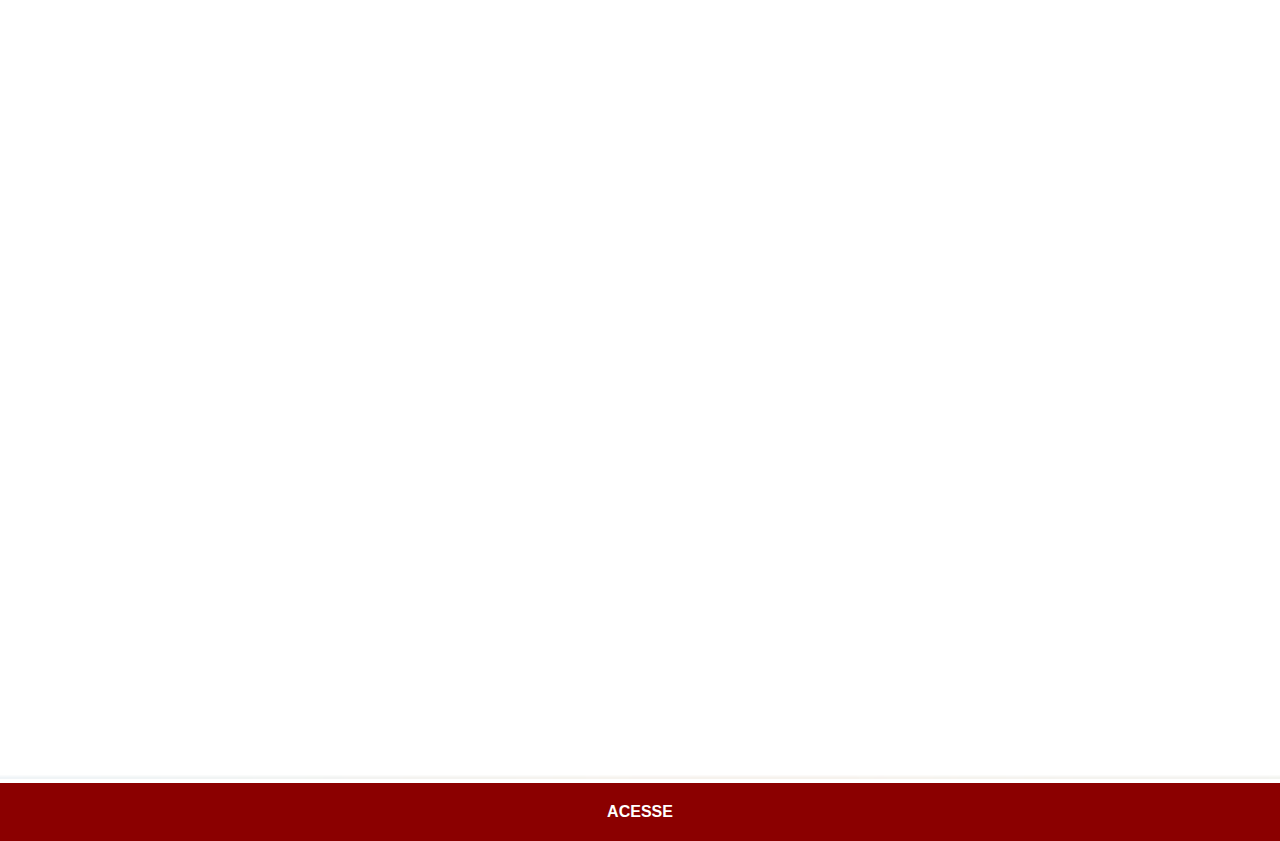
<file: projeto-social/yotube.html>
<!DOCTYPE html>
<html lang="pt-br">
<head>
    <meta charset="UTF-8">
    <meta name="viewport" content="width=device-width, initial-scale=1.0">
    <title>Página Youtube</title>
    <link rel="stylesheet" href="estilos/social.css">  
</head>
<body>
    <img src="imagens/tela-yt.png" alt="youtube">
    <a href="https://www.youtube.com/@flaviovieira_dev" target="_blank">ACESSE</a>
    
</body>
</html>
</file>
<file: projeto-cordel/style.css>
@charset "UTF-8";
@import url('https://fonts.googleapis.com/css2?family=Passion+One:wght@400;700;900&display=swap');

@import url('https://fonts.googleapis.com/css2?family=Sriracha&display=swap');

:root {
    --fonte1: Verdana, Geneva, Tahoma, sans-serif;
    --fonte2: "Passion One", sans-serif;
    --fonte3: "Sriracha", cursive;
}

* {
    margin: 0px;  
    padding: 0px;       
}

body {    
    min-height: 100vh;
    background-color: black;
    font-family: var(--fonte1);    
}

header {
    background-image: linear-gradient(to bottom, white, black);
    background-color: black;    
    color: white;
    text-align: center;
    padding: 50px 0;        
} 

header > h1 {
    font-variant: small-caps;  
    font-family: var(--fonte2); 
    font-size: 10vw; 
}

a {
    color: white;
    text-decoration: none;
    font-weight: bolder;
}

a:hover {
    text-decoration: underline;
}

section {
    padding-top: 10vh;
    padding-bottom: 10vh;
    padding-left: 30px;
    line-height: 2em;     
    font-family: var(--fonte3);  
    font-size: 3vw;
}

section > p{
    padding-bottom: 2em;
}

section.nornal {
    background-color: white;  
}

section.imagem{
    background-color: rgba(255, 255, 255, 0.596);
    color: white;  
    box-shadow: inset 5px 5px 15px rgba(0, 0, 0, 0.479);  
    background-size: cover;
    background-attachment: fixed;
    
}

section.imagem > p {
    display: inline-block;
    background-color: rgba(0, 0, 0, 0.226);
    padding: 10px; 
    text-shadow: 1px 1px 0px black;       
}

section#img01 {
    background-image: url(imagens/background001.jpg);
    background-position: right center;       
}

section#img02 {
    background-image: url(imagens/background002.jpg);
    background-position: right center;
    
}

footer {
    background-color: black;
    text-align: center;    
    color: white;
    padding: 5px;    
}
</file>
<file: projeto-login/estilos/style.css>
@charset "UTF-8";

/*
    Cores
    Verde: #49a09d
    Lilás: #5f2c82
*/

* {
    margin: 0px;
    padding: 0px;
    font-family: system-ui, -apple-system, BlinkMacSystemFont, 'Segoe UI', Roboto, Oxygen, Ubuntu, Cantarell, 'Open Sans', 'Helvetica Neue', sans-serif;
    box-sizing: border-box;
}

body, html {    
    background-color: #5f2c82;
    height: 100vh;
    width: 100vw;
}

main {
    position: relative;
    height: 100vh;
    width: 100vw;
}

section#login {
    background-color: white;
    width: 250px;
    height: 500px;    
    border-radius: 20px;
    overflow: hidden;
    box-shadow: 0px 0px 10px rgba(0, 0, 0, 0.486);

    position: absolute;
    top: 50%;
    left: 50%;
    
    transform: translate(-50%, -50%);
    transition: width .5s, height .5s;
    transition-timing-function: ease ;
}

div#imagem {
    background: #5f2c82 url(../imagens/img3.jpg) no-repeat;
    background-size: cover;
    background-position: center center;
    height: 200px;
    display: block;
}

div#formulario {
    padding: 10px;
    display: block;
}

div#formulario h1 {
    text-align: center;    
    margin-bottom: 10px;    
}

div#formulario p {
    font-size: 0.8em;
    text-align: justify;
    margin: 10px 0px;
}

form > div.campo {
    background-color: #5f2c82;
    display: block;
    width: 100%;
    height: 40px;
    border-radius: 8px;
    margin: 5px 0px;
}

form label {
    display: none;
}

form > input[type=submit] {
    display: block;
    font-size: 1em;
    width: 100%;
    height: 30px;
    background-color: #49a09d;
    color: white;
    border: none;
    border-radius: 5px;    
    cursor: pointer;  
    margin-top: 15px; 
    margin-bottom: -5px; 
}

form > input[type=submit]:hover {
    background-color: #306866;
}

div.campo i {
    color: white;
    font-size: 2em;
    width: 40px;
    text-align: center;
    padding: 5px;    
}

input {
    background-color: #68e0dc;
    font-size: 1em;
    width: calc(100% - 45px);
    height: 100%;    
    border-radius: 8px; 
    border: 2px solid #5f2c82; 
    transform: translateY(-10.5px);      
}

div.campo > input:focus-within {
    background-color: white;
}

form > a.botao {
    display: block;
    text-align: center;    
    font-size: 1em;
    background-color: white;
    color: #49a09d;
    width: 100%;
    height: 30px;
    padding-top: 4Tapx;    
    border-radius: 5px; 
    text-decoration: none;
    border: 1px solid #49a09d;    
}

form > a.botao > i {
    font-size: 0.8em;    
}

form > a.botao:hover {
    background-color: #306866;
}
</file>
<file: projeto-social/estilos/style.css>
@charset "UTF-8";

* {
    margin: 0px;
    padding: 0px;
}

html, body {
    height: 100vh;
    width: 100vw;
    background-color: rgba(0, 0, 0, 0.582);
}

body {
    background: url(../imagens/fundo-madeira.jpg) no-repeat top center;
    background-size: cover;
    background-attachment: fixed;
}

main {
    height: 100vh; 
    position: relative;       
}
 
section#telefone {
    position: absolute;
    top: 50%;
    left: 50%;
    transform: translate(-50%, -50%);    

    background: url(../imagens/frame-iphone.png) no-repeat;
    height: 627px;
    width: 311px;   
    }

section#redes-sociais {
    text-align: center;    
}

section#redes-sociais img {
    width: 30px;
    margin: 8px;
    border-radius: 50%;
    box-shadow: 2px 2px 5px rgba(0, 0, 0, 0.336);
    box-sizing: border-box;
}

section#redes-sociais img:hover {
 border: 3px solid rgba(255, 255, 255, 0.562);
 transform: translate(-3px, -3px);
 transition: 0.4s;
}

iframe#tela {
    position: relative;
    top: 80px;
    left: 20px;
    width: 270px;
    height: 470px;
}
</file>
<file: projeto-social/estilos/social.css>
@charset "UTF-8";

* {
    margin: 0px;
    padding: 0px;
    font-family: Arial, Helvetica, sans-serif;
}

::-webkit-scrollbar {
    width: 0px;
    height: 0px;
}

img {
    width: 100vw;
}

a {
    display: block;
    background-color: darkred;
    color: white;
    padding: 20px;
    text-align: center;
    font-weight: bolder;
    text-decoration: none;
}

a:hover {
    background-color: red;
}
</file>
